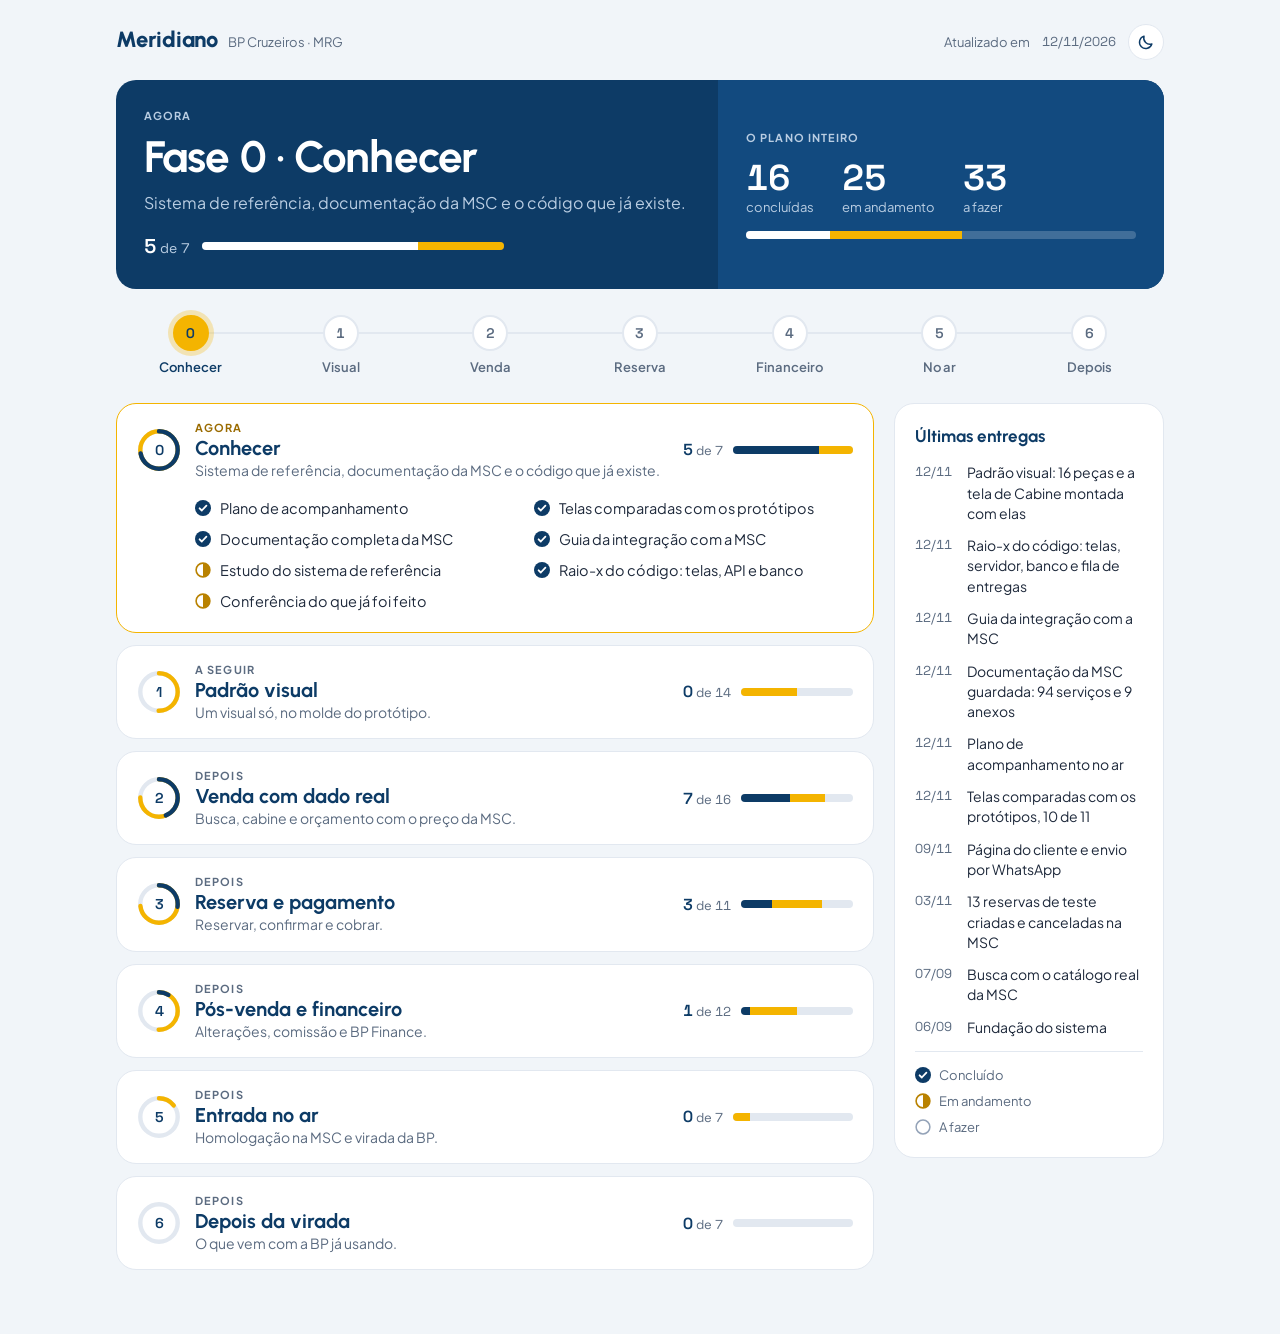
<file: index.html>
<!doctype html>
<html lang="pt-BR"><head><meta charset="utf-8"><meta name="viewport" content="width=device-width, initial-scale=1"><meta name="robots" content="noindex, nofollow"></head><body>
<title>Plano do Meridiano</title>
<meta name="claude:viewport-fit-sides" content="cover">
<link rel="stylesheet" href="https://fonts.googleapis.com/css2?family=Plus+Jakarta+Sans:wght@400;500;600;700&family=Space+Grotesk:wght@500;600;700&family=Urbanist:wght@500;600;700;800&display=swap">
<style>
/* Desenho A, "Painel": destaque no alto, trilho das fases e um cartão por fase. */
/* Cores da BP (azul-marinho, azul e dourado, do BP Finance); estrutura, cantos e letras do MRG Control Panel. */
:root{
  --page:#F1F5F9;--card:#FFFFFF;--ink:#0D3B66;--body:#1E293B;--muted:#5B6B80;--line:#E2E8F0;--track:#E2E8F0;
  --done:#0D3B66;--done-ink:#FFFFFF;--doing:#F4B400;--doing-ink:#0D3B66;--doing-line:#B98200;--todo:#94A3B8;
  --now:#9A6B00;--halo:rgba(244,180,0,.28);
  --hero-bg:#0D3B66;--hero-2:#124A7F;--hero-ink:#FFFFFF;--hero-muted:#B9CDE2;--hero-track:rgba(255,255,255,.2);--hero-done:#FFFFFF;--hero-doing:#F4B400;
  --display:"Urbanist","Helvetica Neue",Arial,sans-serif;
  --core:"Plus Jakarta Sans","Helvetica Neue",Arial,sans-serif;
  --numeric:"Space Grotesk","Plus Jakarta Sans",Arial,sans-serif;
  --radius:20px;
}
@media (prefers-color-scheme:dark){:root:not([data-theme="light"]){
  --page:#081523;--card:#0F2238;--ink:#E8F0F9;--body:#CFDBE8;--muted:#8FA3B8;--line:#1D3350;--track:#22395A;
  --done:#7FB5DF;--done-ink:#081523;--doing:#F4B400;--doing-ink:#0B1E33;--doing-line:#F4B400;--todo:#56708C;
  --now:#F4B400;--halo:rgba(244,180,0,.22);
  --hero-bg:#0D3B66;--hero-2:#124A7F;--hero-ink:#FFFFFF;--hero-muted:#B9CDE2;--hero-track:rgba(255,255,255,.2);--hero-done:#FFFFFF;--hero-doing:#F4B400;
  color-scheme:dark;
}}
:root[data-theme="dark"]{
  --page:#081523;--card:#0F2238;--ink:#E8F0F9;--body:#CFDBE8;--muted:#8FA3B8;--line:#1D3350;--track:#22395A;
  --done:#7FB5DF;--done-ink:#081523;--doing:#F4B400;--doing-ink:#0B1E33;--doing-line:#F4B400;--todo:#56708C;
  --now:#F4B400;--halo:rgba(244,180,0,.22);
  --hero-bg:#0D3B66;--hero-2:#124A7F;--hero-ink:#FFFFFF;--hero-muted:#B9CDE2;--hero-track:rgba(255,255,255,.2);--hero-done:#FFFFFF;--hero-doing:#F4B400;
  color-scheme:dark;
}
.des-a .fase.f-atual{border-color:var(--doing)}

/* Estrutura comum aos dois desenhos. As cores vêm do plano-a.css ou do plano-b.css. */
*{box-sizing:border-box}
body{margin:0;background:var(--page);color:var(--body);font-family:var(--core);font-size:15px;line-height:1.45}
h1,h2,p,ul,ol{margin:0;padding:0}
ul,ol{list-style:none}
a{color:inherit;text-decoration:none}
.num{font-family:var(--numeric);font-variant-numeric:tabular-nums}
.sr{position:absolute;width:1px;height:1px;overflow:hidden;clip-path:inset(50%)}
:focus-visible{outline:2px solid var(--ink);outline-offset:3px;border-radius:8px}

.pg{max-width:1080px;margin:0 auto;padding-block:24px 64px;
  padding-left:max(16px,env(safe-area-inset-left,0px));padding-right:max(16px,env(safe-area-inset-right,0px));
  display:flex;flex-direction:column;gap:20px}

.topo{display:flex;justify-content:space-between;align-items:baseline;gap:8px 16px;flex-wrap:wrap}
.marca{display:flex;align-items:baseline;gap:10px;flex-wrap:wrap}
.marca b{font-family:var(--display);font-weight:800;font-size:22px;color:var(--ink);letter-spacing:-.01em}
.marca span,.quando{font-size:13px;color:var(--muted)}
.quando{display:flex;align-items:center;gap:12px}
.tema{width:36px;height:36px;border-radius:50%;border:1px solid var(--line);background:var(--card);color:var(--ink);display:grid;place-items:center;cursor:pointer;padding:0}
.tema:hover{border-color:var(--muted)}
.tema svg{width:18px;height:18px;fill:none;stroke:currentColor;stroke-width:1.6;stroke-linecap:round;stroke-linejoin:round}
.tema[data-atual="escuro"] .t-lua,.tema:not([data-atual="escuro"]) .t-sol{display:none}
.rot{font-size:11px;letter-spacing:.1em;text-transform:uppercase;font-weight:700}

/* O destaque: a fase de agora e o plano inteiro */
.hero{display:grid;grid-template-columns:1.35fr 1fr;background:var(--hero-bg);color:var(--hero-ink);border-radius:var(--radius);overflow:hidden}
.h-agora,.h-geral{padding:28px;display:flex;flex-direction:column;gap:10px;min-width:0}
.h-geral{background:var(--hero-2);justify-content:center;gap:14px}
.hero .rot{color:var(--hero-muted)}
h1{font-family:var(--display);font-weight:700;font-size:clamp(28px,4.6vw,44px);line-height:1.05;letter-spacing:-.02em;text-wrap:balance;color:var(--hero-ink)}
.h-linha{color:var(--hero-muted);font-size:16px}
.h-fase{display:flex;align-items:center;gap:12px;margin-top:8px;max-width:360px}
.h-fase .num{font-size:14px;color:var(--hero-muted);white-space:nowrap}
.h-fase b{color:var(--hero-ink);font-size:20px;font-weight:600}
.numeros{display:flex;gap:10px 28px;flex-wrap:wrap}
.numeros li{display:flex;flex-direction:column;gap:2px}
.numeros b{font-size:36px;line-height:1;font-weight:600;color:var(--hero-ink)}
.numeros span{font-size:13px;color:var(--hero-muted)}

.barra{display:flex;height:8px;border-radius:999px;background:var(--track);overflow:hidden;flex:1;min-width:70px}
.b-feito{background:var(--done)}
.b-andando{background:var(--doing)}
.hero .barra{background:var(--hero-track);flex:none;width:100%}
.h-fase .barra{flex:1;width:auto}
.hero .b-feito{background:var(--hero-done)}
.hero .b-andando{background:var(--hero-doing)}

/* O trilho das fases */
.trilho{display:grid;grid-template-columns:repeat(var(--n),minmax(0,1fr));padding-block:6px}
.no{position:relative;min-width:0}
.no::before{content:"";position:absolute;top:17px;left:-50%;width:100%;height:2px;background:var(--track)}
.no:first-child::before{display:none}
.no a{display:flex;flex-direction:column;align-items:center;gap:7px;position:relative}
.bola{width:36px;height:36px;border-radius:50%;display:grid;place-items:center;background:var(--card);border:2px solid var(--track);color:var(--muted);font-weight:600;font-size:14px;position:relative;z-index:1}
.t-atual .bola{background:var(--doing);border-color:var(--doing);color:var(--doing-ink);box-shadow:0 0 0 5px var(--halo)}
.t-cheia .bola{background:var(--done);border-color:var(--done);color:var(--done-ink)}
.t-nome{font-size:13px;font-weight:600;color:var(--muted);text-align:center}
.t-atual .t-nome{color:var(--ink)}
.no a:hover .t-nome{color:var(--ink)}

/* As fases */
.corpo{display:grid;grid-template-columns:minmax(0,1fr) 270px;gap:20px;align-items:start}
.fases{display:flex;flex-direction:column;gap:12px;min-width:0}
.fase{background:var(--card);border:1px solid var(--line);border-radius:var(--radius);position:relative}
.fase summary{cursor:pointer;list-style:none;display:grid;grid-template-columns:44px minmax(0,1fr) 170px;align-items:center;gap:14px;padding:16px 20px;position:relative;z-index:1}
.fase summary::-webkit-details-marker{display:none}
.anel{width:44px;height:44px;display:block}
.anel circle{fill:none;stroke-width:4;stroke-linecap:round}
.anel .a-fundo{stroke:var(--track);fill:var(--card)}
.a-andando{stroke:var(--doing)}
.a-feito{stroke:var(--done)}
.anel text{font-family:var(--numeric);font-size:13px;font-weight:600;fill:var(--ink)}
.f-texto{display:flex;flex-direction:column;min-width:0}
.f-quando{font-size:11px;letter-spacing:.1em;text-transform:uppercase;font-weight:700;color:var(--muted)}
.f-atual .f-quando{color:var(--now)}
.f-nome{font-family:var(--display);font-size:20px;font-weight:700;color:var(--ink);line-height:1.2}
.f-linha{font-size:14px;color:var(--muted)}
.f-conta{display:flex;align-items:center;gap:10px;font-size:13px;color:var(--muted);white-space:nowrap}
.f-conta b{color:var(--ink);font-size:16px;font-weight:600}
.itens{display:grid;grid-template-columns:repeat(auto-fill,minmax(220px,1fr));gap:10px 20px;padding:2px 20px 20px 78px;position:relative;z-index:1}
.itens li{display:flex;align-items:center;gap:9px;min-width:0;font-size:14.5px}
.i-afazer{color:var(--muted)}
.ic{width:16px;height:16px;flex:none}
.ic-feito circle{fill:var(--done)}
.ic-feito path{fill:none;stroke:var(--done-ink);stroke-width:1.8;stroke-linecap:round;stroke-linejoin:round}
.ic-andando circle{fill:none;stroke:var(--doing-line);stroke-width:1.6}
.ic-andando path{fill:var(--doing-line)}
.ic-afazer circle{fill:none;stroke:var(--todo);stroke-width:1.5}

/* Últimas entregas */
.diario{background:var(--card);border:1px solid var(--line);border-radius:var(--radius);padding:20px;display:flex;flex-direction:column;gap:14px;min-width:0}
h2{font-family:var(--display);font-size:17px;font-weight:700;color:var(--ink)}
.diario ul{display:flex;flex-direction:column;gap:12px}
.diario li{display:grid;grid-template-columns:42px minmax(0,1fr);gap:10px;font-size:14px}
.dia{color:var(--muted);font-size:13px;padding-top:1px}
.legenda{display:flex;flex-direction:column;gap:7px;border-top:1px solid var(--line);padding-top:14px;font-size:13px;color:var(--muted)}
.legenda span{display:flex;align-items:center;gap:8px}

@media (max-width:860px){
  .hero{grid-template-columns:1fr}
  .corpo{grid-template-columns:1fr}
  .fase summary{grid-template-columns:44px minmax(0,1fr)}
  .f-conta{grid-column:2}
  .itens{padding-left:20px}
}
@media (max-width:560px){
  .h-agora,.h-geral{padding:22px}
  .bola{width:28px;height:28px;font-size:12px}
  .no::before{top:13px}
  .t-nome{font-size:11px}
  .no:not(.t-atual) .t-nome{display:none}
}
@media (prefers-reduced-motion:no-preference){
  .bola,.t-nome{transition:color .15s,background-color .15s}
}

</style>
<div class="pg des-a">
<header class="topo"><p class="marca"><b>Meridiano</b><span>BP Cruzeiros · MRG</span></p><p class="quando">Atualizado em <span class="num">12/11/2026</span><button type="button" class="tema" id="tema" aria-label="Trocar o tema"><svg class="t-lua" viewBox="0 0 20 20" aria-hidden="true"><path d="M16.5 12.2A7 7 0 0 1 7.8 3.5a7 7 0 1 0 8.7 8.7z"/></svg><svg class="t-sol" viewBox="0 0 20 20" aria-hidden="true"><circle cx="10" cy="10" r="3.6"/><path d="M10 2v2.2M10 15.8V18M2 10h2.2M15.8 10H18M4.3 4.3l1.6 1.6M14.1 14.1l1.6 1.6M4.3 15.7l1.6-1.6M14.1 5.9l1.6-1.6"/></svg></button></p></header>
<section class="hero"><div class="h-agora"><p class="rot">Agora</p><h1>Fase 0 · Conhecer</h1><p class="h-linha">Sistema de referência, documentação da MSC e o código que já existe.</p><p class="h-fase"><span class="num"><b>5</b> de 7</span><span class="barra" role="img" aria-label="5 de 7 concluídos, 2 em andamento"><span class="b-feito" style="width:71.43%"></span><span class="b-andando" style="width:28.57%"></span></span></p></div><div class="h-geral"><p class="rot">O plano inteiro</p><ul class="numeros"><li><b class="num">16</b><span>concluídas</span></li><li><b class="num">25</b><span>em andamento</span></li><li><b class="num">33</b><span>a fazer</span></li></ul><span class="barra" role="img" aria-label="16 de 74 concluídos, 25 em andamento"><span class="b-feito" style="width:21.62%"></span><span class="b-andando" style="width:33.78%"></span></span></div></section>
<nav aria-label="As fases"><ol class="trilho" style="--n:7"><li class="no t-atual"><a href="#fase-0"><span class="bola num">0</span><span class="t-nome">Conhecer</span></a></li><li class="no t-proxima"><a href="#fase-1"><span class="bola num">1</span><span class="t-nome">Visual</span></a></li><li class="no t-depois"><a href="#fase-2"><span class="bola num">2</span><span class="t-nome">Venda</span></a></li><li class="no t-depois"><a href="#fase-3"><span class="bola num">3</span><span class="t-nome">Reserva</span></a></li><li class="no t-depois"><a href="#fase-4"><span class="bola num">4</span><span class="t-nome">Financeiro</span></a></li><li class="no t-depois"><a href="#fase-5"><span class="bola num">5</span><span class="t-nome">No ar</span></a></li><li class="no t-depois"><a href="#fase-6"><span class="bola num">6</span><span class="t-nome">Depois</span></a></li></ol></nav>
<div class="corpo">
<section class="fases" aria-label="As fases em detalhe">
<details class="fase f-atual" id="fase-0" open><summary><svg class="anel" viewBox="0 0 40 40" role="img" aria-label="Fase 0: 5 de 7 concluídos"><circle class="a-fundo" cx="20" cy="20" r="17"/><circle class="a-andando" cx="20" cy="20" r="17" stroke-dasharray="106.81 106.81" transform="rotate(-90 20 20)"/><circle class="a-feito" cx="20" cy="20" r="17" stroke-dasharray="76.30 106.81" transform="rotate(-90 20 20)"/><text x="20" y="24.5" text-anchor="middle">0</text></svg><span class="f-texto"><span class="f-quando">Agora</span><span class="f-nome">Conhecer</span><span class="f-linha">Sistema de referência, documentação da MSC e o código que já existe.</span></span><span class="f-conta"><span class="num"><b>5</b> de 7</span><span class="barra" role="img" aria-label="5 de 7 concluídos, 2 em andamento"><span class="b-feito" style="width:71.43%"></span><span class="b-andando" style="width:28.57%"></span></span></span></summary><ul class="itens"><li class="i-feito"><svg class="ic ic-feito" viewBox="0 0 16 16" aria-hidden="true"><circle cx="8" cy="8" r="8"/><path d="M4.6 8.3l2.2 2.2 4.6-4.9"/></svg><span>Plano de acompanhamento</span><span class="sr">Concluído</span></li><li class="i-feito"><svg class="ic ic-feito" viewBox="0 0 16 16" aria-hidden="true"><circle cx="8" cy="8" r="8"/><path d="M4.6 8.3l2.2 2.2 4.6-4.9"/></svg><span>Telas comparadas com os protótipos</span><span class="sr">Concluído</span></li><li class="i-feito"><svg class="ic ic-feito" viewBox="0 0 16 16" aria-hidden="true"><circle cx="8" cy="8" r="8"/><path d="M4.6 8.3l2.2 2.2 4.6-4.9"/></svg><span>Documentação completa da MSC</span><span class="sr">Concluído</span></li><li class="i-feito"><svg class="ic ic-feito" viewBox="0 0 16 16" aria-hidden="true"><circle cx="8" cy="8" r="8"/><path d="M4.6 8.3l2.2 2.2 4.6-4.9"/></svg><span>Guia da integração com a MSC</span><span class="sr">Concluído</span></li><li class="i-andando"><svg class="ic ic-andando" viewBox="0 0 16 16" aria-hidden="true"><circle cx="8" cy="8" r="6.9"/><path d="M8 1.1a6.9 6.9 0 0 1 0 13.8z"/></svg><span>Estudo do sistema de referência</span><span class="sr">Em andamento</span></li><li class="i-feito"><svg class="ic ic-feito" viewBox="0 0 16 16" aria-hidden="true"><circle cx="8" cy="8" r="8"/><path d="M4.6 8.3l2.2 2.2 4.6-4.9"/></svg><span>Raio-x do código: telas, API e banco</span><span class="sr">Concluído</span></li><li class="i-andando"><svg class="ic ic-andando" viewBox="0 0 16 16" aria-hidden="true"><circle cx="8" cy="8" r="6.9"/><path d="M8 1.1a6.9 6.9 0 0 1 0 13.8z"/></svg><span>Conferência do que já foi feito</span><span class="sr">Em andamento</span></li></ul></details>
<details class="fase f-proxima" id="fase-1"><summary><svg class="anel" viewBox="0 0 40 40" role="img" aria-label="Fase 1: 0 de 14 concluídos"><circle class="a-fundo" cx="20" cy="20" r="17"/><circle class="a-andando" cx="20" cy="20" r="17" stroke-dasharray="53.41 106.81" transform="rotate(-90 20 20)"/><text x="20" y="24.5" text-anchor="middle">1</text></svg><span class="f-texto"><span class="f-quando">A seguir</span><span class="f-nome">Padrão visual</span><span class="f-linha">Um visual só, no molde do protótipo.</span></span><span class="f-conta"><span class="num"><b>0</b> de 14</span><span class="barra" role="img" aria-label="0 de 14 concluídos, 7 em andamento"><span class="b-feito" style="width:0.00%"></span><span class="b-andando" style="width:50.00%"></span></span></span></summary><ul class="itens"><li class="i-andando"><svg class="ic ic-andando" viewBox="0 0 16 16" aria-hidden="true"><circle cx="8" cy="8" r="6.9"/><path d="M8 1.1a6.9 6.9 0 0 1 0 13.8z"/></svg><span>Regras do padrão</span><span class="sr">Em andamento</span></li><li class="i-andando"><svg class="ic ic-andando" viewBox="0 0 16 16" aria-hidden="true"><circle cx="8" cy="8" r="6.9"/><path d="M8 1.1a6.9 6.9 0 0 1 0 13.8z"/></svg><span>Peças compartilhadas</span><span class="sr">Em andamento</span></li><li class="i-andando"><svg class="ic ic-andando" viewBox="0 0 16 16" aria-hidden="true"><circle cx="8" cy="8" r="6.9"/><path d="M8 1.1a6.9 6.9 0 0 1 0 13.8z"/></svg><span>Busca</span><span class="sr">Em andamento</span></li><li class="i-andando"><svg class="ic ic-andando" viewBox="0 0 16 16" aria-hidden="true"><circle cx="8" cy="8" r="6.9"/><path d="M8 1.1a6.9 6.9 0 0 1 0 13.8z"/></svg><span>Cabine</span><span class="sr">Em andamento</span></li><li class="i-andando"><svg class="ic ic-andando" viewBox="0 0 16 16" aria-hidden="true"><circle cx="8" cy="8" r="6.9"/><path d="M8 1.1a6.9 6.9 0 0 1 0 13.8z"/></svg><span>Mapa do deck</span><span class="sr">Em andamento</span></li><li class="i-afazer"><svg class="ic ic-afazer" viewBox="0 0 16 16" aria-hidden="true"><circle cx="8" cy="8" r="6.9"/></svg><span>Reservar</span><span class="sr">A fazer</span></li><li class="i-afazer"><svg class="ic ic-afazer" viewBox="0 0 16 16" aria-hidden="true"><circle cx="8" cy="8" r="6.9"/></svg><span>Passageiros, com menos campos</span><span class="sr">A fazer</span></li><li class="i-afazer"><svg class="ic ic-afazer" viewBox="0 0 16 16" aria-hidden="true"><circle cx="8" cy="8" r="6.9"/></svg><span>Pagamento</span><span class="sr">A fazer</span></li><li class="i-andando"><svg class="ic ic-andando" viewBox="0 0 16 16" aria-hidden="true"><circle cx="8" cy="8" r="6.9"/><path d="M8 1.1a6.9 6.9 0 0 1 0 13.8z"/></svg><span>Página do cliente</span><span class="sr">Em andamento</span></li><li class="i-afazer"><svg class="ic ic-afazer" viewBox="0 0 16 16" aria-hidden="true"><circle cx="8" cy="8" r="6.9"/></svg><span>Detalhe da reserva</span><span class="sr">A fazer</span></li><li class="i-afazer"><svg class="ic ic-afazer" viewBox="0 0 16 16" aria-hidden="true"><circle cx="8" cy="8" r="6.9"/></svg><span>Relatório</span><span class="sr">A fazer</span></li><li class="i-afazer"><svg class="ic ic-afazer" viewBox="0 0 16 16" aria-hidden="true"><circle cx="8" cy="8" r="6.9"/></svg><span>Agências</span><span class="sr">A fazer</span></li><li class="i-afazer"><svg class="ic ic-afazer" viewBox="0 0 16 16" aria-hidden="true"><circle cx="8" cy="8" r="6.9"/></svg><span>Ficha da agência</span><span class="sr">A fazer</span></li><li class="i-andando"><svg class="ic ic-andando" viewBox="0 0 16 16" aria-hidden="true"><circle cx="8" cy="8" r="6.9"/><path d="M8 1.1a6.9 6.9 0 0 1 0 13.8z"/></svg><span>Demais telas</span><span class="sr">Em andamento</span></li></ul></details>
<details class="fase f-depois" id="fase-2"><summary><svg class="anel" viewBox="0 0 40 40" role="img" aria-label="Fase 2: 7 de 16 concluídos"><circle class="a-fundo" cx="20" cy="20" r="17"/><circle class="a-andando" cx="20" cy="20" r="17" stroke-dasharray="80.11 106.81" transform="rotate(-90 20 20)"/><circle class="a-feito" cx="20" cy="20" r="17" stroke-dasharray="46.73 106.81" transform="rotate(-90 20 20)"/><text x="20" y="24.5" text-anchor="middle">2</text></svg><span class="f-texto"><span class="f-quando">Depois</span><span class="f-nome">Venda com dado real</span><span class="f-linha">Busca, cabine e orçamento com o preço da MSC.</span></span><span class="f-conta"><span class="num"><b>7</b> de 16</span><span class="barra" role="img" aria-label="7 de 16 concluídos, 5 em andamento"><span class="b-feito" style="width:43.75%"></span><span class="b-andando" style="width:31.25%"></span></span></span></summary><ul class="itens"><li class="i-feito"><svg class="ic ic-feito" viewBox="0 0 16 16" aria-hidden="true"><circle cx="8" cy="8" r="8"/><path d="M4.6 8.3l2.2 2.2 4.6-4.9"/></svg><span>Fundação do sistema</span><span class="sr">Concluído</span></li><li class="i-feito"><svg class="ic ic-feito" viewBox="0 0 16 16" aria-hidden="true"><circle cx="8" cy="8" r="8"/><path d="M4.6 8.3l2.2 2.2 4.6-4.9"/></svg><span>Catálogo da MSC atualizado a cada 3 horas</span><span class="sr">Concluído</span></li><li class="i-feito"><svg class="ic ic-feito" viewBox="0 0 16 16" aria-hidden="true"><circle cx="8" cy="8" r="8"/><path d="M4.6 8.3l2.2 2.2 4.6-4.9"/></svg><span>Busca com filtros</span><span class="sr">Concluído</span></li><li class="i-feito"><svg class="ic ic-feito" viewBox="0 0 16 16" aria-hidden="true"><circle cx="8" cy="8" r="8"/><path d="M4.6 8.3l2.2 2.2 4.6-4.9"/></svg><span>Disponibilidade e preço da cabine</span><span class="sr">Concluído</span></li><li class="i-feito"><svg class="ic ic-feito" viewBox="0 0 16 16" aria-hidden="true"><circle cx="8" cy="8" r="8"/><path d="M4.6 8.3l2.2 2.2 4.6-4.9"/></svg><span>Várias cabines no mesmo orçamento</span><span class="sr">Concluído</span></li><li class="i-feito"><svg class="ic ic-feito" viewBox="0 0 16 16" aria-hidden="true"><circle cx="8" cy="8" r="8"/><path d="M4.6 8.3l2.2 2.2 4.6-4.9"/></svg><span>PDF e página do cliente</span><span class="sr">Concluído</span></li><li class="i-feito"><svg class="ic ic-feito" viewBox="0 0 16 16" aria-hidden="true"><circle cx="8" cy="8" r="8"/><path d="M4.6 8.3l2.2 2.2 4.6-4.9"/></svg><span>Envio por WhatsApp</span><span class="sr">Concluído</span></li><li class="i-andando"><svg class="ic ic-andando" viewBox="0 0 16 16" aria-hidden="true"><circle cx="8" cy="8" r="6.9"/><path d="M8 1.1a6.9 6.9 0 0 1 0 13.8z"/></svg><span>Grade de preços e faixa de datas</span><span class="sr">Em andamento</span></li><li class="i-andando"><svg class="ic ic-andando" viewBox="0 0 16 16" aria-hidden="true"><circle cx="8" cy="8" r="6.9"/><path d="M8 1.1a6.9 6.9 0 0 1 0 13.8z"/></svg><span>Histórico de preço na cabine</span><span class="sr">Em andamento</span></li><li class="i-andando"><svg class="ic ic-andando" viewBox="0 0 16 16" aria-hidden="true"><circle cx="8" cy="8" r="6.9"/><path d="M8 1.1a6.9 6.9 0 0 1 0 13.8z"/></svg><span>Mapa do deck</span><span class="sr">Em andamento</span></li><li class="i-andando"><svg class="ic ic-andando" viewBox="0 0 16 16" aria-hidden="true"><circle cx="8" cy="8" r="6.9"/><path d="M8 1.1a6.9 6.9 0 0 1 0 13.8z"/></svg><span>Opcionais na reserva</span><span class="sr">Em andamento</span></li><li class="i-andando"><svg class="ic ic-andando" viewBox="0 0 16 16" aria-hidden="true"><circle cx="8" cy="8" r="6.9"/><path d="M8 1.1a6.9 6.9 0 0 1 0 13.8z"/></svg><span>Duplicar orçamento para outra data</span><span class="sr">Em andamento</span></li><li class="i-afazer"><svg class="ic ic-afazer" viewBox="0 0 16 16" aria-hidden="true"><circle cx="8" cy="8" r="6.9"/></svg><span>Copiar linha, comparar opções e atalho de teclado</span><span class="sr">A fazer</span></li><li class="i-afazer"><svg class="ic ic-afazer" viewBox="0 0 16 16" aria-hidden="true"><circle cx="8" cy="8" r="6.9"/></svg><span>Fotos reais das cabines</span><span class="sr">A fazer</span></li><li class="i-afazer"><svg class="ic ic-afazer" viewBox="0 0 16 16" aria-hidden="true"><circle cx="8" cy="8" r="6.9"/></svg><span>Preço igual ao da MSC, sem falha no orçamento</span><span class="sr">A fazer</span></li><li class="i-afazer"><svg class="ic ic-afazer" viewBox="0 0 16 16" aria-hidden="true"><circle cx="8" cy="8" r="6.9"/></svg><span>Promoções da agência</span><span class="sr">A fazer</span></li></ul></details>
<details class="fase f-depois" id="fase-3"><summary><svg class="anel" viewBox="0 0 40 40" role="img" aria-label="Fase 3: 3 de 11 concluídos"><circle class="a-fundo" cx="20" cy="20" r="17"/><circle class="a-andando" cx="20" cy="20" r="17" stroke-dasharray="77.68 106.81" transform="rotate(-90 20 20)"/><circle class="a-feito" cx="20" cy="20" r="17" stroke-dasharray="29.13 106.81" transform="rotate(-90 20 20)"/><text x="20" y="24.5" text-anchor="middle">3</text></svg><span class="f-texto"><span class="f-quando">Depois</span><span class="f-nome">Reserva e pagamento</span><span class="f-linha">Reservar, confirmar e cobrar.</span></span><span class="f-conta"><span class="num"><b>3</b> de 11</span><span class="barra" role="img" aria-label="3 de 11 concluídos, 5 em andamento"><span class="b-feito" style="width:27.27%"></span><span class="b-andando" style="width:45.45%"></span></span></span></summary><ul class="itens"><li class="i-feito"><svg class="ic ic-feito" viewBox="0 0 16 16" aria-hidden="true"><circle cx="8" cy="8" r="8"/><path d="M4.6 8.3l2.2 2.2 4.6-4.9"/></svg><span>Criar reserva na MSC</span><span class="sr">Concluído</span></li><li class="i-feito"><svg class="ic ic-feito" viewBox="0 0 16 16" aria-hidden="true"><circle cx="8" cy="8" r="8"/><path d="M4.6 8.3l2.2 2.2 4.6-4.9"/></svg><span>Dados dos passageiros</span><span class="sr">Concluído</span></li><li class="i-feito"><svg class="ic ic-feito" viewBox="0 0 16 16" aria-hidden="true"><circle cx="8" cy="8" r="8"/><path d="M4.6 8.3l2.2 2.2 4.6-4.9"/></svg><span>Regras de pagamento por operadora</span><span class="sr">Concluído</span></li><li class="i-andando"><svg class="ic ic-andando" viewBox="0 0 16 16" aria-hidden="true"><circle cx="8" cy="8" r="6.9"/><path d="M8 1.1a6.9 6.9 0 0 1 0 13.8z"/></svg><span>Confirmar e estender o prazo</span><span class="sr">Em andamento</span></li><li class="i-andando"><svg class="ic ic-andando" viewBox="0 0 16 16" aria-hidden="true"><circle cx="8" cy="8" r="6.9"/><path d="M8 1.1a6.9 6.9 0 0 1 0 13.8z"/></svg><span>Linha do tempo da reserva</span><span class="sr">Em andamento</span></li><li class="i-andando"><svg class="ic ic-andando" viewBox="0 0 16 16" aria-hidden="true"><circle cx="8" cy="8" r="6.9"/><path d="M8 1.1a6.9 6.9 0 0 1 0 13.8z"/></svg><span>Cartão parcelado, com registro na MSC</span><span class="sr">Em andamento</span></li><li class="i-andando"><svg class="ic ic-andando" viewBox="0 0 16 16" aria-hidden="true"><circle cx="8" cy="8" r="6.9"/><path d="M8 1.1a6.9 6.9 0 0 1 0 13.8z"/></svg><span>PIX, boleto e transferência</span><span class="sr">Em andamento</span></li><li class="i-andando"><svg class="ic ic-andando" viewBox="0 0 16 16" aria-hidden="true"><circle cx="8" cy="8" r="6.9"/><path d="M8 1.1a6.9 6.9 0 0 1 0 13.8z"/></svg><span>Link de pagamento por pagador</span><span class="sr">Em andamento</span></li><li class="i-afazer"><svg class="ic ic-afazer" viewBox="0 0 16 16" aria-hidden="true"><circle cx="8" cy="8" r="6.9"/></svg><span>Processador de pagamento de verdade</span><span class="sr">A fazer</span></li><li class="i-afazer"><svg class="ic ic-afazer" viewBox="0 0 16 16" aria-hidden="true"><circle cx="8" cy="8" r="6.9"/></svg><span>Cartão à vista direto na MSC</span><span class="sr">A fazer</span></li><li class="i-afazer"><svg class="ic ic-afazer" viewBox="0 0 16 16" aria-hidden="true"><circle cx="8" cy="8" r="6.9"/></svg><span>E-mails ao cliente</span><span class="sr">A fazer</span></li></ul></details>
<details class="fase f-depois" id="fase-4"><summary><svg class="anel" viewBox="0 0 40 40" role="img" aria-label="Fase 4: 1 de 12 concluídos"><circle class="a-fundo" cx="20" cy="20" r="17"/><circle class="a-andando" cx="20" cy="20" r="17" stroke-dasharray="53.41 106.81" transform="rotate(-90 20 20)"/><circle class="a-feito" cx="20" cy="20" r="17" stroke-dasharray="8.90 106.81" transform="rotate(-90 20 20)"/><text x="20" y="24.5" text-anchor="middle">4</text></svg><span class="f-texto"><span class="f-quando">Depois</span><span class="f-nome">Pós-venda e financeiro</span><span class="f-linha">Alterações, comissão e BP Finance.</span></span><span class="f-conta"><span class="num"><b>1</b> de 12</span><span class="barra" role="img" aria-label="1 de 12 concluídos, 5 em andamento"><span class="b-feito" style="width:8.33%"></span><span class="b-andando" style="width:41.67%"></span></span></span></summary><ul class="itens"><li class="i-feito"><svg class="ic ic-feito" viewBox="0 0 16 16" aria-hidden="true"><circle cx="8" cy="8" r="8"/><path d="M4.6 8.3l2.2 2.2 4.6-4.9"/></svg><span>Conferência das reservas com a MSC</span><span class="sr">Concluído</span></li><li class="i-andando"><svg class="ic ic-andando" viewBox="0 0 16 16" aria-hidden="true"><circle cx="8" cy="8" r="6.9"/><path d="M8 1.1a6.9 6.9 0 0 1 0 13.8z"/></svg><span>Cancelamento com multa</span><span class="sr">Em andamento</span></li><li class="i-andando"><svg class="ic ic-andando" viewBox="0 0 16 16" aria-hidden="true"><circle cx="8" cy="8" r="6.9"/><path d="M8 1.1a6.9 6.9 0 0 1 0 13.8z"/></svg><span>Alteração de passageiro, upgrade e troca de data</span><span class="sr">Em andamento</span></li><li class="i-andando"><svg class="ic ic-andando" viewBox="0 0 16 16" aria-hidden="true"><circle cx="8" cy="8" r="6.9"/><path d="M8 1.1a6.9 6.9 0 0 1 0 13.8z"/></svg><span>Documentos e bilhete</span><span class="sr">Em andamento</span></li><li class="i-andando"><svg class="ic ic-andando" viewBox="0 0 16 16" aria-hidden="true"><circle cx="8" cy="8" r="6.9"/><path d="M8 1.1a6.9 6.9 0 0 1 0 13.8z"/></svg><span>Comissão em dois níveis</span><span class="sr">Em andamento</span></li><li class="i-andando"><svg class="ic ic-andando" viewBox="0 0 16 16" aria-hidden="true"><circle cx="8" cy="8" r="6.9"/><path d="M8 1.1a6.9 6.9 0 0 1 0 13.8z"/></svg><span>Visão do consultor e visão do gestor</span><span class="sr">Em andamento</span></li><li class="i-afazer"><svg class="ic ic-afazer" viewBox="0 0 16 16" aria-hidden="true"><circle cx="8" cy="8" r="6.9"/></svg><span>Relatórios de gestão</span><span class="sr">A fazer</span></li><li class="i-afazer"><svg class="ic ic-afazer" viewBox="0 0 16 16" aria-hidden="true"><circle cx="8" cy="8" r="6.9"/></svg><span>Repasse por agência</span><span class="sr">A fazer</span></li><li class="i-afazer"><svg class="ic ic-afazer" viewBox="0 0 16 16" aria-hidden="true"><circle cx="8" cy="8" r="6.9"/></svg><span>Conciliação com processador e extrato</span><span class="sr">A fazer</span></li><li class="i-afazer"><svg class="ic ic-afazer" viewBox="0 0 16 16" aria-hidden="true"><circle cx="8" cy="8" r="6.9"/></svg><span>Nota fiscal para a companhia</span><span class="sr">A fazer</span></li><li class="i-afazer"><svg class="ic ic-afazer" viewBox="0 0 16 16" aria-hidden="true"><circle cx="8" cy="8" r="6.9"/></svg><span>Fechamento do mês</span><span class="sr">A fazer</span></li><li class="i-afazer"><svg class="ic ic-afazer" viewBox="0 0 16 16" aria-hidden="true"><circle cx="8" cy="8" r="6.9"/></svg><span>Ponte com o BP Finance</span><span class="sr">A fazer</span></li></ul></details>
<details class="fase f-depois" id="fase-5"><summary><svg class="anel" viewBox="0 0 40 40" role="img" aria-label="Fase 5: 0 de 7 concluídos"><circle class="a-fundo" cx="20" cy="20" r="17"/><circle class="a-andando" cx="20" cy="20" r="17" stroke-dasharray="15.26 106.81" transform="rotate(-90 20 20)"/><text x="20" y="24.5" text-anchor="middle">5</text></svg><span class="f-texto"><span class="f-quando">Depois</span><span class="f-nome">Entrada no ar</span><span class="f-linha">Homologação na MSC e virada da BP.</span></span><span class="f-conta"><span class="num"><b>0</b> de 7</span><span class="barra" role="img" aria-label="0 de 7 concluídos, 1 em andamento"><span class="b-feito" style="width:0.00%"></span><span class="b-andando" style="width:14.29%"></span></span></span></summary><ul class="itens"><li class="i-andando"><svg class="ic ic-andando" viewBox="0 0 16 16" aria-hidden="true"><circle cx="8" cy="8" r="6.9"/><path d="M8 1.1a6.9 6.9 0 0 1 0 13.8z"/></svg><span>Cofre de senhas</span><span class="sr">Em andamento</span></li><li class="i-afazer"><svg class="ic ic-afazer" viewBox="0 0 16 16" aria-hidden="true"><circle cx="8" cy="8" r="6.9"/></svg><span>Hospedagem e ambientes</span><span class="sr">A fazer</span></li><li class="i-afazer"><svg class="ic ic-afazer" viewBox="0 0 16 16" aria-hidden="true"><circle cx="8" cy="8" r="6.9"/></svg><span>Catálogo pelo canal novo da MSC</span><span class="sr">A fazer</span></li><li class="i-afazer"><svg class="ic ic-afazer" viewBox="0 0 16 16" aria-hidden="true"><circle cx="8" cy="8" r="6.9"/></svg><span>Segurança e dados pessoais</span><span class="sr">A fazer</span></li><li class="i-afazer"><svg class="ic ic-afazer" viewBox="0 0 16 16" aria-hidden="true"><circle cx="8" cy="8" r="6.9"/></svg><span>Certificação da MSC</span><span class="sr">A fazer</span></li><li class="i-afazer"><svg class="ic ic-afazer" viewBox="0 0 16 16" aria-hidden="true"><circle cx="8" cy="8" r="6.9"/></svg><span>Piloto com um consultor</span><span class="sr">A fazer</span></li><li class="i-afazer"><svg class="ic ic-afazer" viewBox="0 0 16 16" aria-hidden="true"><circle cx="8" cy="8" r="6.9"/></svg><span>Virada da BP</span><span class="sr">A fazer</span></li></ul></details>
<details class="fase f-depois" id="fase-6"><summary><svg class="anel" viewBox="0 0 40 40" role="img" aria-label="Fase 6: 0 de 7 concluídos"><circle class="a-fundo" cx="20" cy="20" r="17"/><text x="20" y="24.5" text-anchor="middle">6</text></svg><span class="f-texto"><span class="f-quando">Depois</span><span class="f-nome">Depois da virada</span><span class="f-linha">O que vem com a BP já usando.</span></span><span class="f-conta"><span class="num"><b>0</b> de 7</span><span class="barra" role="img" aria-label="0 de 7 concluídos, 0 em andamento"><span class="b-feito" style="width:0.00%"></span><span class="b-andando" style="width:0.00%"></span></span></span></summary><ul class="itens"><li class="i-afazer"><svg class="ic ic-afazer" viewBox="0 0 16 16" aria-hidden="true"><circle cx="8" cy="8" r="6.9"/></svg><span>Grupos</span><span class="sr">A fazer</span></li><li class="i-afazer"><svg class="ic ic-afazer" viewBox="0 0 16 16" aria-hidden="true"><circle cx="8" cy="8" r="6.9"/></svg><span>Painel de administração</span><span class="sr">A fazer</span></li><li class="i-afazer"><svg class="ic ic-afazer" viewBox="0 0 16 16" aria-hidden="true"><circle cx="8" cy="8" r="6.9"/></svg><span>Medição de uso</span><span class="sr">A fazer</span></li><li class="i-afazer"><svg class="ic ic-afazer" viewBox="0 0 16 16" aria-hidden="true"><circle cx="8" cy="8" r="6.9"/></svg><span>Comparação e alerta de preço</span><span class="sr">A fazer</span></li><li class="i-afazer"><svg class="ic ic-afazer" viewBox="0 0 16 16" aria-hidden="true"><circle cx="8" cy="8" r="6.9"/></svg><span>Check-in web</span><span class="sr">A fazer</span></li><li class="i-afazer"><svg class="ic ic-afazer" viewBox="0 0 16 16" aria-hidden="true"><circle cx="8" cy="8" r="6.9"/></svg><span>Costa</span><span class="sr">A fazer</span></li><li class="i-afazer"><svg class="ic ic-afazer" viewBox="0 0 16 16" aria-hidden="true"><circle cx="8" cy="8" r="6.9"/></svg><span>Copiloto de IA</span><span class="sr">A fazer</span></li></ul></details>
</section>
<aside class="diario"><h2>Últimas entregas</h2><ul><li><span class="dia num">12/11</span><span>Padrão visual: 16 peças e a tela de Cabine montada com elas</span></li><li><span class="dia num">12/11</span><span>Raio-x do código: telas, servidor, banco e fila de entregas</span></li><li><span class="dia num">12/11</span><span>Guia da integração com a MSC</span></li><li><span class="dia num">12/11</span><span>Documentação da MSC guardada: 94 serviços e 9 anexos</span></li><li><span class="dia num">12/11</span><span>Plano de acompanhamento no ar</span></li><li><span class="dia num">12/11</span><span>Telas comparadas com os protótipos, 10 de 11</span></li><li><span class="dia num">09/11</span><span>Página do cliente e envio por WhatsApp</span></li><li><span class="dia num">03/11</span><span>13 reservas de teste criadas e canceladas na MSC</span></li><li><span class="dia num">07/09</span><span>Busca com o catálogo real da MSC</span></li><li><span class="dia num">06/09</span><span>Fundação do sistema</span></li></ul><p class="legenda"><span><svg class="ic ic-feito" viewBox="0 0 16 16" aria-hidden="true"><circle cx="8" cy="8" r="8"/><path d="M4.6 8.3l2.2 2.2 4.6-4.9"/></svg>Concluído</span><span><svg class="ic ic-andando" viewBox="0 0 16 16" aria-hidden="true"><circle cx="8" cy="8" r="6.9"/><path d="M8 1.1a6.9 6.9 0 0 1 0 13.8z"/></svg>Em andamento</span><span><svg class="ic ic-afazer" viewBox="0 0 16 16" aria-hidden="true"><circle cx="8" cy="8" r="6.9"/></svg>A fazer</span></p></aside>
</div>
</div>
<script>(function(){var r=document.documentElement,b=document.getElementById("tema");function atual(){var t=r.getAttribute("data-theme");return t==="dark"||t==="light"?t:(window.matchMedia&&matchMedia("(prefers-color-scheme: dark)").matches?"dark":"light")}function pinta(){var e=atual()==="dark";b.setAttribute("aria-label",e?"Tema escuro. Trocar para claro":"Tema claro. Trocar para escuro");b.setAttribute("data-atual",e?"escuro":"claro")}try{var s=localStorage.getItem("plano-tema");if(s==="dark"||s==="light")r.setAttribute("data-theme",s)}catch(x){}b.addEventListener("click",function(){var n=atual()==="dark"?"light":"dark";r.setAttribute("data-theme",n);try{localStorage.setItem("plano-tema",n)}catch(x){}pinta()});pinta()})();</script>
</body></html>
</file>
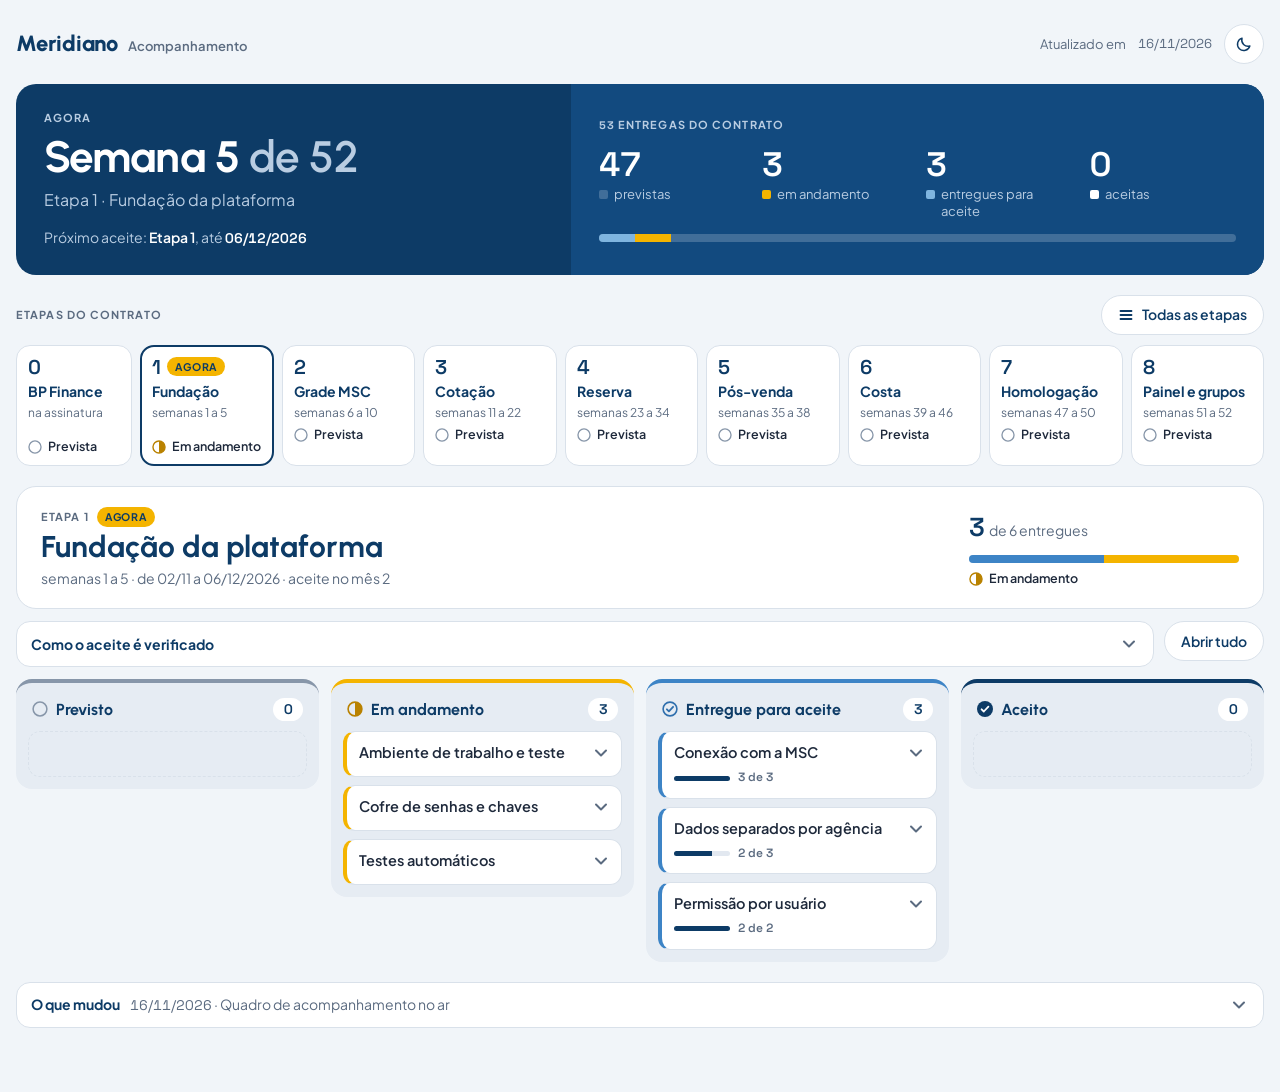
<file: quadro/index.html>
<!doctype html>
<html lang="pt-BR"><head><meta charset="utf-8"><meta name="viewport" content="width=device-width, initial-scale=1"><meta name="robots" content="noindex, nofollow"><title>Meridiano Acompanhamento</title>
<script>(function(){var r=document.documentElement;try{var q=new URLSearchParams(location.search).get("tema");if(q==="escuro"||q==="claro"){r.setAttribute("data-theme",q==="escuro"?"dark":"light");return}var s=localStorage.getItem("quadro-tema");if(s==="dark"||s==="light")r.setAttribute("data-theme",s)}catch(x){}})();</script>
<link rel="preconnect" href="https://fonts.googleapis.com"><link rel="preconnect" href="https://fonts.gstatic.com" crossorigin>
<link rel="stylesheet" href="https://fonts.googleapis.com/css2?family=Plus+Jakarta+Sans:wght@400;500;600;700&family=Space+Grotesk:wght@500;600;700&family=Urbanist:wght@500;600;700;800&display=swap">
<style>
:root{
  --page:#F1F5F9;--card:#FFFFFF;--col:#E6ECF3;--ink:#0D3B66;--body:#1E293B;--muted:#5B6B80;--line:#D9E1EA;--track:#E2E8F0;
  --done:#0D3B66;--done-ink:#FFFFFF;--doing:#F4B400;--doing-ink:#0D3B66;--doing-line:#B98200;--todo:#8796A9;
  --ready:#3D84C6;--ready-line:#2F6FAD;
  --todo-soft:#F1F5F9;--doing-soft:#FDF3D2;--ready-soft:#E1EDF9;
  --now:#8A5F00;--halo:rgba(244,180,0,.28);
  --hero-bg:#0D3B66;--hero-2:#124A7F;--hero-ink:#FFFFFF;--hero-muted:#B9CDE2;--hero-track:rgba(255,255,255,.2);
  --hero-done:#FFFFFF;--hero-ready:#7FB5DF;--hero-doing:#F4B400;
  --display:"Urbanist","Helvetica Neue",Arial,sans-serif;
  --core:"Plus Jakarta Sans","Helvetica Neue",Arial,sans-serif;
  --numeric:"Space Grotesk","Plus Jakarta Sans",Arial,sans-serif;
  --radius:20px;
}
@media (prefers-color-scheme:dark){:root:not([data-theme="light"]){
  --page:#081523;--card:#0F2238;--col:#0B1B2E;--ink:#E8F0F9;--body:#CFDBE8;--muted:#93A7BC;--line:#1D3350;--track:#22395A;
  --done:#8EC2EA;--done-ink:#081523;--doing:#F4B400;--doing-ink:#0B1E33;--doing-line:#F4B400;--todo:#6A84A0;
  --ready:#3A72AD;--ready-line:#6FA6DB;
  --todo-soft:#132A43;--doing-soft:#3A3420;--ready-soft:#173A5E;
  --now:#F4B400;--halo:rgba(244,180,0,.22);
  --hero-bg:#0D3B66;--hero-2:#124A7F;--hero-ink:#FFFFFF;--hero-muted:#B9CDE2;--hero-track:rgba(255,255,255,.2);
  --hero-done:#FFFFFF;--hero-ready:#7FB5DF;--hero-doing:#F4B400;
  color-scheme:dark;
}}
:root[data-theme="dark"]{
  --page:#081523;--card:#0F2238;--col:#0B1B2E;--ink:#E8F0F9;--body:#CFDBE8;--muted:#93A7BC;--line:#1D3350;--track:#22395A;
  --done:#8EC2EA;--done-ink:#081523;--doing:#F4B400;--doing-ink:#0B1E33;--doing-line:#F4B400;--todo:#6A84A0;
  --ready:#3A72AD;--ready-line:#6FA6DB;
  --todo-soft:#132A43;--doing-soft:#3A3420;--ready-soft:#173A5E;
  --now:#F4B400;--halo:rgba(244,180,0,.22);
  --hero-bg:#0D3B66;--hero-2:#124A7F;--hero-ink:#FFFFFF;--hero-muted:#B9CDE2;--hero-track:rgba(255,255,255,.2);
  --hero-done:#FFFFFF;--hero-ready:#7FB5DF;--hero-doing:#F4B400;
  color-scheme:dark;
}
*{box-sizing:border-box}
html{-webkit-text-size-adjust:100%}
body{margin:0;background:var(--page);color:var(--body);font-family:var(--core);font-size:15px;line-height:1.45}
h1,h2,p,ul,ol{margin:0;padding:0}
ul,ol{list-style:none}
[hidden]{display:none!important}
.num{font-family:var(--numeric);font-variant-numeric:tabular-nums}
.sr{position:absolute;width:1px;height:1px;overflow:hidden;clip-path:inset(50%);white-space:nowrap}
:focus-visible{outline:2px solid var(--ink);outline-offset:3px;border-radius:8px}

.pg{max-width:var(--largura,1080px);margin:0 auto;padding-block:24px 64px;
  padding-left:max(16px,env(safe-area-inset-left,0px));padding-right:max(16px,env(safe-area-inset-right,0px));
  display:flex;flex-direction:column;gap:20px}

.topo{display:flex;justify-content:space-between;align-items:center;gap:8px 16px;flex-wrap:wrap}
.marca{display:flex;align-items:baseline;gap:10px;flex-wrap:wrap}
.marca b{font-family:var(--display);font-weight:800;font-size:22px;color:var(--ink);letter-spacing:-.01em}
.marca span,.quando{font-size:13px;color:var(--muted)}
.marca span{font-weight:600}
.quando{display:flex;align-items:center;gap:12px}
.tema{width:36px;height:36px;border-radius:50%;border:1px solid var(--line);background:var(--card);color:var(--ink);display:grid;place-items:center;cursor:pointer;padding:0}
.tema:hover{border-color:var(--muted)}
.tema svg{width:18px;height:18px;fill:none;stroke:currentColor;stroke-width:1.6;stroke-linecap:round;stroke-linejoin:round}
.tema[data-atual="escuro"] .t-lua,.tema:not([data-atual="escuro"]) .t-sol{display:none}
.rot{font-size:11px;letter-spacing:.1em;text-transform:uppercase;font-weight:700}

/* Destaque: a semana de agora e o projeto inteiro */
.hero{display:grid;grid-template-columns:1fr 1.25fr;background:var(--hero-bg);color:var(--hero-ink);border-radius:var(--radius);overflow:hidden}
.h-agora,.h-geral{padding:26px 28px;display:flex;flex-direction:column;gap:8px;min-width:0;justify-content:center}
.h-geral{background:var(--hero-2);gap:14px}
.hero .rot{color:var(--hero-muted)}
h1{font-family:var(--display);font-weight:700;font-size:clamp(30px,4.4vw,44px);line-height:1.05;letter-spacing:-.02em;color:var(--hero-ink)}
h1 span{color:var(--hero-muted);font-weight:600}
.h-linha{color:var(--hero-muted);font-size:16px}
.numeros{display:grid;grid-template-columns:repeat(4,minmax(0,1fr));gap:10px 18px}
.numeros li{display:flex;flex-direction:column;gap:4px;min-width:0}
.numeros b{font-size:34px;line-height:1;font-weight:600;color:var(--hero-ink)}
.numeros span{font-size:13px;color:var(--hero-muted);display:flex;align-items:flex-start;gap:6px;line-height:1.3}
.q{width:9px;height:9px;border-radius:2px;flex:none;margin-top:4px;background:var(--hero-track)}
.q-aceito{background:var(--hero-done)}.q-pronto{background:var(--hero-ready)}.q-andando{background:var(--hero-doing)}

.barra{display:flex;height:8px;border-radius:999px;background:var(--track);overflow:hidden;min-width:60px}
.b-aceito{background:var(--done)}
.b-pronto{background:var(--ready)}
.b-andando{background:var(--doing)}
.b-hero{background:var(--hero-track);width:100%}
.b-hero .b-aceito{background:var(--hero-done)}
.b-hero .b-pronto{background:var(--hero-ready)}
.b-hero .b-andando{background:var(--hero-doing)}

/* Régua de 52 semanas */
.cx{background:var(--card);border:1px solid var(--line);border-radius:var(--radius)}
.regua-cx{padding:18px 22px 14px;display:flex;flex-direction:column;gap:6px}
.r-tit{color:var(--muted)}
.regua{position:relative;padding-top:30px}
.r-etapas{display:grid;grid-template-columns:repeat(52,minmax(0,1fr));gap:3px;height:30px}
.r-etapas li{background:var(--track);border-radius:7px;display:grid;place-items:center;min-width:0;color:var(--ink);font-size:13px;font-weight:600}
.r-etapas li.r-antes{background:var(--done);color:var(--done-ink)}
.r-etapas li.r-agora{background:var(--doing);color:var(--doing-ink);box-shadow:0 0 0 4px var(--halo)}
.r-marca{position:absolute;top:0;height:30px;width:0;border-left:2px solid var(--ink);z-index:1}
.r-marca::after{content:"";position:absolute;bottom:-1px;left:-6px;border:5px solid transparent;border-top:6px solid var(--ink);border-bottom:0}
.r-rot{position:absolute;top:0;left:0;transform:translateX(-50%);white-space:nowrap;font-size:12px;font-weight:600;color:var(--card);background:var(--ink);padding:2px 9px;border-radius:999px}
.r-ini .r-rot{transform:translateX(-2px)}
.r-fim .r-rot{transform:translateX(calc(-100% + 2px))}
.r-escala{position:relative;height:18px;font-size:12px;color:var(--muted)}
.r-escala span{position:absolute;top:2px;transform:translateX(-50%)}
.r-escala span:first-child{transform:none;left:0!important}
.r-escala span:last-child{transform:none;left:auto!important;right:0}

/* Legenda e ícones dos quatro estados */
.legenda{display:flex;flex-wrap:wrap;gap:8px 20px;font-size:13px;color:var(--muted)}
.legenda span{display:inline-flex;align-items:center;gap:7px}
.ic{width:16px;height:16px;flex:none}
.ic-afazer circle{fill:none;stroke:var(--todo);stroke-width:1.5}
.ic-andando circle{fill:none;stroke:var(--doing-line);stroke-width:1.6}
.ic-andando path{fill:var(--doing-line)}
.ic-pronto circle{fill:none;stroke:var(--ready-line);stroke-width:1.6}
.ic-pronto path{fill:none;stroke:var(--ready-line);stroke-width:1.8;stroke-linecap:round;stroke-linejoin:round}
.ic-aceito circle{fill:var(--done)}
.ic-aceito path{fill:none;stroke:var(--done-ink);stroke-width:1.8;stroke-linecap:round;stroke-linejoin:round}

@media (max-width:860px){
  .hero{grid-template-columns:1fr}
}
@media (max-width:560px){
  .h-agora,.h-geral{padding:20px}
  .numeros{grid-template-columns:repeat(2,minmax(0,1fr))}
  .numeros b{font-size:30px}
  .regua-cx{padding:16px 16px 12px}
  .r-etapas{gap:2px}
  .r-etapas li{font-size:11px;border-radius:5px}
}

.pg.des-d{--largura:1360px}
.des-d .tema{width:40px;height:40px}
.h-prox{margin-top:8px;font-size:14px;color:var(--hero-muted)}
.h-prox b{color:var(--hero-ink);font-weight:600}
.s-afazer{--s:var(--todo)}.s-andando{--s:var(--doing)}.s-pronto{--s:var(--ready)}.s-aceito{--s:var(--done)}
.chip-agora{font-size:10.5px;letter-spacing:.08em;text-transform:uppercase;font-weight:700;border-radius:999px;padding:2px 8px;background:var(--doing);color:var(--doing-ink);white-space:nowrap}
.est{display:inline-flex;align-items:flex-start;gap:6px;font-size:12.5px;font-weight:600;color:var(--body);line-height:1.25}
.est .ic{width:14px;height:14px;margin-top:1px}

/* Trilha das etapas */
.trilha-cx{display:flex;flex-direction:column;gap:10px;min-width:0}
.tr-cab{display:flex;align-items:center;justify-content:space-between;gap:10px;flex-wrap:wrap}
.tr-cab .rot{color:var(--muted)}
.btn{font:inherit;font-size:14px;font-weight:600;color:var(--ink);background:var(--card);border:1px solid var(--line);border-radius:999px;padding:8px 16px;min-height:40px;display:inline-flex;align-items:center;gap:8px;cursor:pointer}
.btn:hover{border-color:var(--muted)}
.btn[aria-pressed="true"]{background:var(--ink);color:var(--card);border-color:var(--ink)}
.btn svg{width:16px;height:16px;fill:none;stroke:currentColor;stroke-width:1.8;stroke-linecap:round;stroke-linejoin:round}
.trilha{position:relative;display:grid;grid-template-columns:116px repeat(8,minmax(0,1fr));gap:8px;padding:4px;margin:-4px}
.tb{font:inherit;text-align:left;color:var(--body);background:var(--card);border:1px solid var(--line);border-radius:14px;padding:10px 11px 11px;display:flex;flex-direction:column;gap:5px;cursor:pointer;min-width:0;min-height:44px}
.tb:hover{border-color:var(--muted)}
.tb.tb-agora{border-color:var(--doing)}
.tb[aria-pressed="true"]{border:2px solid var(--ink);padding:9px 10px 10px;background:var(--card)}
.tb-l1{display:flex;align-items:center;justify-content:space-between;gap:6px;min-height:22px}
.tb-n{font-family:var(--numeric);font-size:20px;font-weight:600;color:var(--ink);line-height:1}
.tb-nome{font-weight:700;color:var(--ink);font-size:14px;line-height:1.2}
.tb-sem{font-size:12px;color:var(--muted)}
.tb .barra{height:5px;min-width:0;margin-top:2px}

/* Painel da etapa escolhida */
.painel{display:flex;flex-direction:column;gap:12px;min-width:0}
.p-cab{display:grid;grid-template-columns:minmax(0,1fr) 270px;gap:14px 28px;align-items:center;background:var(--card);border:1px solid var(--line);border-radius:var(--radius);padding:20px 24px}
.p-rot{display:flex;align-items:center;gap:8px;color:var(--muted)}
.p-cab h2{font-family:var(--display);font-size:clamp(22px,2.6vw,30px);font-weight:700;color:var(--ink);line-height:1.15;margin-top:3px}
.p-meta{font-size:14px;color:var(--muted);margin-top:4px}
.p-prog{display:flex;flex-direction:column;gap:8px}
.p-conta{font-size:14px;color:var(--muted)}
.p-conta b{font-family:var(--numeric);font-size:26px;font-weight:600;color:var(--ink);margin-right:2px}
.p-prog .barra{height:8px}
.p-ferr{display:flex;align-items:flex-start;gap:10px}
.crit{flex:1;min-width:0;background:var(--card);border:1px solid var(--line);border-radius:14px}
.crit summary,.novidades summary{list-style:none;cursor:pointer;display:flex;align-items:center;gap:10px;min-height:44px;padding:8px 14px;font-size:14px;border-radius:13px}
.crit summary::-webkit-details-marker,.novidades summary::-webkit-details-marker{display:none}
.crit summary{font-weight:700;color:var(--ink)}
.crit-conta{color:var(--muted);font-weight:500}
.seta-d{width:20px;height:20px;flex:none;margin-left:auto;fill:none;stroke:var(--muted);stroke-width:2;stroke-linecap:round;stroke-linejoin:round;transition:transform .2s}
details[open] > summary .seta-d{transform:rotate(180deg)}
.crit ul{padding:2px 14px 14px;display:flex;flex-direction:column;gap:9px}
.crit li{display:grid;grid-template-columns:16px minmax(0,1fr) auto;gap:10px;align-items:start;font-size:14px;color:var(--body)}
.crit li .ic{margin-top:2px}
.crit-p{font-size:12px;font-weight:700;color:var(--muted);white-space:nowrap}
.crit .c-sim .crit-p{color:var(--ink)}

/* Kanban da etapa */
.kanban{display:grid;grid-template-columns:repeat(4,minmax(0,1fr));gap:12px;align-items:start}
.kcol{background:var(--col);border-radius:16px;padding:12px;display:flex;flex-direction:column;gap:8px;min-width:0;border-top:4px solid var(--s)}
.kcol h3{display:flex;align-items:center;gap:8px;font-family:var(--display);font-size:16px;font-weight:700;color:var(--ink);margin:0;padding:2px 4px;min-height:28px}
.k-cont{margin-left:auto;font-size:14px;font-weight:600;color:var(--ink);background:var(--card);border-radius:999px;min-width:30px;padding:1px 9px;text-align:center}
.kcards{display:flex;flex-direction:column;gap:8px}
.kd{background:var(--card);border:1px solid var(--line);border-left:4px solid var(--s);border-radius:12px;min-width:0}
.kd-bt{font:inherit;color:inherit;background:none;border:0;width:100%;text-align:left;display:grid;grid-template-columns:minmax(0,1fr) 20px;gap:6px 8px;align-items:start;padding:11px 10px 11px 12px;min-height:44px;cursor:pointer;border-radius:10px}
.kd-nome{font-size:14.5px;font-weight:600;color:var(--body);line-height:1.3}
.kd-prog{grid-column:1;display:flex;align-items:center;gap:8px;font-size:12px;color:var(--muted);font-weight:600}
.kd-barra{width:56px;height:5px;border-radius:999px;background:var(--track);overflow:hidden;flex:none;display:block}
.kd-barra span{display:block;height:100%;background:var(--done)}
.kd-seta{grid-column:2;grid-row:1;width:20px;height:20px;fill:none;stroke:var(--muted);stroke-width:2;stroke-linecap:round;stroke-linejoin:round;transition:transform .2s}
.kd.aberto .kd-seta{transform:rotate(180deg)}
.kd-det{display:grid;grid-template-rows:0fr;visibility:hidden;transition:grid-template-rows .2s ease,visibility 0s linear .2s}
.kd.aberto .kd-det{grid-template-rows:1fr;visibility:visible;transition:grid-template-rows .2s ease,visibility 0s}
.kd-in{overflow:hidden;min-height:0}
.kd-res{font-size:13.5px;color:var(--body);padding:0 12px 9px;line-height:1.4;border-top:1px solid var(--line);padding-top:9px;margin:0 0 0}
.kd-pts{padding:0 12px 12px;display:flex;flex-direction:column;gap:6px}
.kd-pts li{display:flex;align-items:flex-start;gap:8px;font-size:13px;color:var(--body);line-height:1.35}
.kd-pts li.p-nao{color:var(--muted)}
.ic-pt{width:15px;height:15px;flex:none;margin-top:1px}
.pt-sim circle{fill:var(--done)}
.pt-sim path{fill:none;stroke:var(--done-ink);stroke-width:1.8;stroke-linecap:round;stroke-linejoin:round}
.pt-nao circle{fill:none;stroke:var(--todo);stroke-width:1.5;stroke-dasharray:2.6 2}
.vazio-d{font-size:13px;color:var(--muted);padding:12px;text-align:center;border:1px dashed var(--line);border-radius:12px}

/* Visão geral */
.g-cab{display:flex;align-items:baseline;gap:10px;color:var(--muted)}
.g-lista{display:flex;flex-direction:column;gap:8px}
.g-linha{display:grid;grid-template-columns:40px minmax(0,1fr) 210px 150px;align-items:center;gap:10px 18px;background:var(--card);border:1px solid var(--line);border-radius:16px;padding:12px 16px;color:inherit;text-decoration:none;min-height:56px}
.g-linha:hover{border-color:var(--muted)}
.g-linha.g-agora{border:2px solid var(--doing);padding:11px 15px}
.bola{width:40px;height:40px;border-radius:50%;display:grid;place-items:center;background:var(--track);color:var(--ink);font-weight:600;font-size:16px}
.g-agora .bola{background:var(--doing);color:var(--doing-ink)}
.g-texto{display:flex;flex-direction:column;min-width:0}
.g-nome{font-family:var(--display);font-size:17px;font-weight:700;color:var(--ink);line-height:1.25;display:flex;gap:8px;align-items:center;flex-wrap:wrap}
.g-meta{font-size:13px;color:var(--muted)}
.g-conta{display:flex;flex-direction:column;gap:6px;min-width:0}
.mini{display:flex;gap:12px;font-size:13px;font-weight:600;color:var(--body)}
.mini span{display:inline-flex;align-items:center;gap:5px}
.mini .ic{width:14px;height:14px}

/* O que mudou */
.novidades{background:var(--card);border:1px solid var(--line);border-radius:14px}
.novidades summary{color:var(--muted);flex-wrap:wrap}
.novidades summary b{color:var(--ink)}
.novidades ul{padding:2px 14px 14px;display:flex;flex-direction:column;gap:6px;font-size:14px}
.novidades li{display:flex;gap:12px}
.novidades li .num{color:var(--muted)}

@media (max-width:1100px){
  .trilha{display:flex;overflow-x:auto;scroll-snap-type:x mandatory;scrollbar-width:none;padding:4px 4px 8px}
  .trilha::-webkit-scrollbar{display:none}
  .tb{flex:0 0 150px;scroll-snap-align:center}
  .tb.tb-zero{flex-basis:124px}
}
@media (max-width:900px){
  .kanban{grid-template-columns:repeat(2,minmax(0,1fr))}
  .p-cab{grid-template-columns:1fr}
  .g-linha{grid-template-columns:40px minmax(0,1fr) 180px}
  .g-linha .est{grid-column:2}
}
@media (max-width:640px){
  .kanban{display:flex;flex-direction:column}
  .kcol.c-aceito{order:1}.kcol.c-pronto{order:2}.kcol.c-andando{order:3}.kcol.c-afazer{order:4}
  .kcol.vazia{display:none}
  .p-cab{padding:18px}
  .p-ferr{flex-direction:column;align-items:stretch}
  .abrir-tudo{align-self:flex-end}
  .g-linha{grid-template-columns:40px minmax(0,1fr)}
  .g-conta,.g-linha .est{grid-column:2}
}
@media (prefers-reduced-motion:reduce){
  .kd-det,.kd.aberto .kd-det,.kd-seta,.seta-d{transition:none}
}

.s-previsto{--s:var(--todo)}.s-entregue{--s:var(--ready)}
.d-paineis{display:contents}
.vazio-mudo{min-height:46px}
.kd-simples{cursor:default;grid-template-columns:minmax(0,1fr)}
.kd-simples .est{color:var(--muted)}
.crit li.c-so{grid-template-columns:minmax(0,1fr)}
.pt-neutro circle{fill:var(--todo)}
.faixa-interna{position:sticky;top:0;z-index:5;margin:0;padding:7px 16px;text-align:center;font-size:12.5px;font-weight:700;letter-spacing:.02em;
  background:var(--doing-soft);color:var(--body);border-bottom:1px solid var(--doing-line)}
@media (max-width:640px){
  .kcol.kc3{order:1}.kcol.kc2{order:2}.kcol.kc1{order:3}.kcol.kc0{order:4}
}
</style></head><body>
<div class="pg des-d">
<header class="topo"><p class="marca"><b>Meridiano</b><span>Acompanhamento</span></p><p class="quando">Atualizado em <span class="num">16/11/2026</span><button type="button" class="tema" id="tema" aria-label="Trocar o tema"><svg class="t-lua" viewBox="0 0 20 20" aria-hidden="true"><path d="M16.5 12.2A7 7 0 0 1 7.8 3.5a7 7 0 1 0 8.7 8.7z"/></svg><svg class="t-sol" viewBox="0 0 20 20" aria-hidden="true"><circle cx="10" cy="10" r="3.6"/><path d="M10 2v2.2M10 15.8V18M2 10h2.2M15.8 10H18M4.3 4.3l1.6 1.6M14.1 14.1l1.6 1.6M4.3 15.7l1.6-1.6M14.1 5.9l1.6-1.6"/></svg></button></p></header>
<section class="hero" id="d-hero" aria-label="Resumo"><div class="h-agora"><p class="rot">Agora</p><h1>Semana 3 <span>de 52</span></h1><p class="h-linha">Etapa 1 · Fundação da plataforma</p><p class="h-prox">Próximo aceite: <b>Etapa 1</b>, até <b class="num">06/12/2026</b></p></div><div class="h-geral"><p class="rot"><span class="num">53</span> entregas do contrato</p><ul class="numeros"><li><b class="num">47</b><span><i class="q q-afazer" aria-hidden="true"></i>previstas</span></li><li><b class="num">5</b><span><i class="q q-andando" aria-hidden="true"></i>em andamento</span></li><li><b class="num">1</b><span><i class="q q-pronto" aria-hidden="true"></i>entregues para aceite</span></li><li><b class="num">0</b><span><i class="q q-aceito" aria-hidden="true"></i>aceitas</span></li></ul><span class="barra b-hero" role="img" aria-label="1 entregues para aceite, 5 em andamento, 47 previstas, de 53"><span class="b-aceito" style="width:0.00%"></span><span class="b-pronto" style="width:1.89%"></span><span class="b-andando" style="width:9.43%"></span></span></div></section>
<section class="trilha-cx" aria-label="Etapas do contrato"><div class="tr-cab"><p class="rot">Etapas do contrato</p><button type="button" class="btn" data-alvo="geral" aria-pressed="false"><svg viewBox="0 0 16 16" aria-hidden="true"><path d="M2.5 4h11M2.5 8h11M2.5 12h11"/></svg>Todas as etapas</button></div><div class="trilha" id="d-trilha" role="group" aria-label="Escolher a etapa"><button type="button" class="tb tb-zero" data-alvo="0" aria-pressed="false"><span class="tb-l1"><span class="tb-n"><span class="sr">Etapa </span>0</span><span class="chip-agora" hidden>Agora</span></span><span class="tb-nome">BP Finance</span><span class="tb-sem">na assinatura</span><span class="barra" role="img" aria-label="1 previstas, de 1"><span class="b-aceito" style="width:0.00%"></span><span class="b-pronto" style="width:0.00%"></span><span class="b-andando" style="width:0.00%"></span></span><span class="est"><svg class="ic ic-afazer" viewBox="0 0 16 16" aria-hidden="true"><circle cx="8" cy="8" r="6.9"/></svg>Prevista</span></button><button type="button" class="tb tb-agora" data-alvo="1" aria-pressed="true"><span class="tb-l1"><span class="tb-n"><span class="sr">Etapa </span>1</span><span class="chip-agora">Agora</span></span><span class="tb-nome">Fundação</span><span class="tb-sem">semanas 1 a 5</span><span class="barra" role="img" aria-label="1 entregues para aceite, 5 em andamento, de 6"><span class="b-aceito" style="width:0.00%"></span><span class="b-pronto" style="width:16.67%"></span><span class="b-andando" style="width:83.33%"></span></span><span class="est"><svg class="ic ic-andando" viewBox="0 0 16 16" aria-hidden="true"><circle cx="8" cy="8" r="6.9"/><path d="M8 1.1a6.9 6.9 0 0 1 0 13.8z"/></svg>Em andamento</span></button><button type="button" class="tb" data-alvo="2" aria-pressed="false"><span class="tb-l1"><span class="tb-n"><span class="sr">Etapa </span>2</span><span class="chip-agora" hidden>Agora</span></span><span class="tb-nome">Grade MSC</span><span class="tb-sem">semanas 6 a 10</span><span class="est"><svg class="ic ic-afazer" viewBox="0 0 16 16" aria-hidden="true"><circle cx="8" cy="8" r="6.9"/></svg>Prevista</span></button><button type="button" class="tb" data-alvo="3" aria-pressed="false"><span class="tb-l1"><span class="tb-n"><span class="sr">Etapa </span>3</span><span class="chip-agora" hidden>Agora</span></span><span class="tb-nome">Cotação</span><span class="tb-sem">semanas 11 a 22</span><span class="est"><svg class="ic ic-afazer" viewBox="0 0 16 16" aria-hidden="true"><circle cx="8" cy="8" r="6.9"/></svg>Prevista</span></button><button type="button" class="tb" data-alvo="4" aria-pressed="false"><span class="tb-l1"><span class="tb-n"><span class="sr">Etapa </span>4</span><span class="chip-agora" hidden>Agora</span></span><span class="tb-nome">Reserva</span><span class="tb-sem">semanas 23 a 34</span><span class="est"><svg class="ic ic-afazer" viewBox="0 0 16 16" aria-hidden="true"><circle cx="8" cy="8" r="6.9"/></svg>Prevista</span></button><button type="button" class="tb" data-alvo="5" aria-pressed="false"><span class="tb-l1"><span class="tb-n"><span class="sr">Etapa </span>5</span><span class="chip-agora" hidden>Agora</span></span><span class="tb-nome">Pós-venda</span><span class="tb-sem">semanas 35 a 38</span><span class="est"><svg class="ic ic-afazer" viewBox="0 0 16 16" aria-hidden="true"><circle cx="8" cy="8" r="6.9"/></svg>Prevista</span></button><button type="button" class="tb" data-alvo="6" aria-pressed="false"><span class="tb-l1"><span class="tb-n"><span class="sr">Etapa </span>6</span><span class="chip-agora" hidden>Agora</span></span><span class="tb-nome">Costa</span><span class="tb-sem">semanas 39 a 46</span><span class="est"><svg class="ic ic-afazer" viewBox="0 0 16 16" aria-hidden="true"><circle cx="8" cy="8" r="6.9"/></svg>Prevista</span></button><button type="button" class="tb" data-alvo="7" aria-pressed="false"><span class="tb-l1"><span class="tb-n"><span class="sr">Etapa </span>7</span><span class="chip-agora" hidden>Agora</span></span><span class="tb-nome">Homologação</span><span class="tb-sem">semanas 47 a 50</span><span class="est"><svg class="ic ic-afazer" viewBox="0 0 16 16" aria-hidden="true"><circle cx="8" cy="8" r="6.9"/></svg>Prevista</span></button><button type="button" class="tb" data-alvo="8" aria-pressed="false"><span class="tb-l1"><span class="tb-n"><span class="sr">Etapa </span>8</span><span class="chip-agora" hidden>Agora</span></span><span class="tb-nome">Painel e grupos</span><span class="tb-sem">semanas 51 a 52</span><span class="est"><svg class="ic ic-afazer" viewBox="0 0 16 16" aria-hidden="true"><circle cx="8" cy="8" r="6.9"/></svg>Prevista</span></button></div></section>
<div class="d-paineis" id="d-paineis"><section class="painel" data-painel="0" id="painel-0" aria-labelledby="pt-0" hidden><header class="p-cab"><div><p class="p-rot rot">Etapa 0<span class="chip-agora" hidden>Agora</span></p><h2 id="pt-0" tabindex="-1">BP Finance</h2><p class="p-meta">na assinatura</p></div><div class="p-prog"><span class="barra" role="img" aria-label="1 previstas, de 1"><span class="b-aceito" style="width:0.00%"></span><span class="b-pronto" style="width:0.00%"></span><span class="b-andando" style="width:0.00%"></span></span><span class="est"><svg class="ic ic-afazer" viewBox="0 0 16 16" aria-hidden="true"><circle cx="8" cy="8" r="6.9"/></svg>Prevista</span></div></header><div class="p-ferr"><details class="crit"><summary>Como o aceite é verificado <svg class="seta-d" viewBox="0 0 20 20" aria-hidden="true"><path d="M5 7.5l5 5 5-5"/></svg></summary><ul><li class="c-so"><span>Acesso ao módulo financeiro e à sua documentação</span></li></ul></details><button type="button" class="btn abrir-tudo">Abrir tudo</button></div><div class="kanban"><section class="kcol c-afazer s-afazer kc0" aria-label="Previsto, 1"><h3><svg class="ic ic-afazer" viewBox="0 0 16 16" aria-hidden="true"><circle cx="8" cy="8" r="6.9"/></svg>Previsto<span class="k-cont num" aria-hidden="true">1</span></h3><ul class="kcards"><li class="kd s-afazer"><button type="button" class="kd-bt" aria-expanded="false" aria-controls="kd-0-0"><span class="kd-nome">Acesso ao módulo financeiro</span><svg class="kd-seta" viewBox="0 0 20 20" aria-hidden="true"><path d="M5 7.5l5 5 5-5"/></svg></button><div class="kd-det" id="kd-0-0"><div class="kd-in"><p class="kd-res">O módulo financeiro da BP aberto para consulta, com a documentação dele.</p><ul class="kd-pts"><li class="p-neutro"><svg class="ic-pt pt-neutro" viewBox="0 0 16 16" aria-hidden="true"><circle cx="8" cy="8" r="2.6"/></svg><span>Acesso ao módulo liberado</span></li><li class="p-neutro"><svg class="ic-pt pt-neutro" viewBox="0 0 16 16" aria-hidden="true"><circle cx="8" cy="8" r="2.6"/></svg><span>Documentação do módulo entregue</span></li></ul></div></div></li></ul></section><section class="kcol c-andando s-andando kc1 vazia" aria-label="Em andamento, 0"><h3><svg class="ic ic-andando" viewBox="0 0 16 16" aria-hidden="true"><circle cx="8" cy="8" r="6.9"/><path d="M8 1.1a6.9 6.9 0 0 1 0 13.8z"/></svg>Em andamento<span class="k-cont num" aria-hidden="true">0</span></h3><p class="vazio-d vazio-mudo" aria-hidden="true"></p></section><section class="kcol c-pronto s-pronto kc2 vazia" aria-label="Entregue para aceite, 0"><h3><svg class="ic ic-pronto" viewBox="0 0 16 16" aria-hidden="true"><circle cx="8" cy="8" r="6.9"/><path d="M4.9 8.3l2 2 4.2-4.5"/></svg>Entregue para aceite<span class="k-cont num" aria-hidden="true">0</span></h3><p class="vazio-d vazio-mudo" aria-hidden="true"></p></section><section class="kcol c-aceito s-aceito kc3 vazia" aria-label="Aceito, 0"><h3><svg class="ic ic-aceito" viewBox="0 0 16 16" aria-hidden="true"><circle cx="8" cy="8" r="8"/><path d="M4.6 8.3l2.2 2.2 4.6-4.9"/></svg>Aceito<span class="k-cont num" aria-hidden="true">0</span></h3><p class="vazio-d vazio-mudo" aria-hidden="true"></p></section></div></section><section class="painel" data-painel="1" id="painel-1" aria-labelledby="pt-1"><header class="p-cab"><div><p class="p-rot rot">Etapa 1<span class="chip-agora">Agora</span></p><h2 id="pt-1" tabindex="-1">Fundação da plataforma</h2><p class="p-meta">semanas 1 a 5 · de 02/11 a 06/12/2026 · aceite no mês 2</p></div><div class="p-prog"><p class="p-conta"><b>1</b> de 6 entregues</p><span class="barra" role="img" aria-label="1 entregues para aceite, 5 em andamento, de 6"><span class="b-aceito" style="width:0.00%"></span><span class="b-pronto" style="width:16.67%"></span><span class="b-andando" style="width:83.33%"></span></span><span class="est"><svg class="ic ic-andando" viewBox="0 0 16 16" aria-hidden="true"><circle cx="8" cy="8" r="6.9"/><path d="M8 1.1a6.9 6.9 0 0 1 0 13.8z"/></svg>Em andamento</span></div></header><div class="p-ferr"><details class="crit"><summary>Como o aceite é verificado <svg class="seta-d" viewBox="0 0 20 20" aria-hidden="true"><path d="M5 7.5l5 5 5-5"/></svg></summary><ul><li class="c-so"><span>Chamada de autenticação à MSC respondendo</span></li><li class="c-so"><span>Teste automático que tenta ler dado de outra agência e falha</span></li><li class="c-so"><span>Usuário sem permissão barrado em recurso restrito</span></li></ul></details><button type="button" class="btn abrir-tudo">Abrir tudo</button></div><div class="kanban"><section class="kcol c-afazer s-afazer kc0 vazia" aria-label="Previsto, 0"><h3><svg class="ic ic-afazer" viewBox="0 0 16 16" aria-hidden="true"><circle cx="8" cy="8" r="6.9"/></svg>Previsto<span class="k-cont num" aria-hidden="true">0</span></h3><p class="vazio-d vazio-mudo" aria-hidden="true"></p></section><section class="kcol c-andando s-andando kc1" aria-label="Em andamento, 5"><h3><svg class="ic ic-andando" viewBox="0 0 16 16" aria-hidden="true"><circle cx="8" cy="8" r="6.9"/><path d="M8 1.1a6.9 6.9 0 0 1 0 13.8z"/></svg>Em andamento<span class="k-cont num" aria-hidden="true">5</span></h3><ul class="kcards"><li class="kd s-andando"><button type="button" class="kd-bt" aria-expanded="false" aria-controls="kd-1-0"><span class="kd-nome">Ambiente de trabalho e teste</span><svg class="kd-seta" viewBox="0 0 20 20" aria-hidden="true"><path d="M5 7.5l5 5 5-5"/></svg></button><div class="kd-det" id="kd-1-0"><div class="kd-in"><p class="kd-res">Lugar onde o sistema roda para construir e para conferir antes de usar.</p><ul class="kd-pts"><li class="p-neutro"><svg class="ic-pt pt-neutro" viewBox="0 0 16 16" aria-hidden="true"><circle cx="8" cy="8" r="2.6"/></svg><span>Ambiente de desenvolvimento funcionando</span></li><li class="p-neutro"><svg class="ic-pt pt-neutro" viewBox="0 0 16 16" aria-hidden="true"><circle cx="8" cy="8" r="2.6"/></svg><span>Hospedagem escolhida</span></li><li class="p-neutro"><svg class="ic-pt pt-neutro" viewBox="0 0 16 16" aria-hidden="true"><circle cx="8" cy="8" r="2.6"/></svg><span>Ambiente de homologação no ar</span></li></ul></div></div></li><li class="kd s-andando"><button type="button" class="kd-bt" aria-expanded="false" aria-controls="kd-1-2"><span class="kd-nome">Dados separados por agência</span><svg class="kd-seta" viewBox="0 0 20 20" aria-hidden="true"><path d="M5 7.5l5 5 5-5"/></svg></button><div class="kd-det" id="kd-1-2"><div class="kd-in"><p class="kd-res">Cada empresa só enxerga os próprios dados, nunca os de outra.</p><ul class="kd-pts"><li class="p-neutro"><svg class="ic-pt pt-neutro" viewBox="0 0 16 16" aria-hidden="true"><circle cx="8" cy="8" r="2.6"/></svg><span>Separação entre empresas clientes</span></li><li class="p-neutro"><svg class="ic-pt pt-neutro" viewBox="0 0 16 16" aria-hidden="true"><circle cx="8" cy="8" r="2.6"/></svg><span>Teste que tenta ler outra empresa</span></li><li class="p-neutro"><svg class="ic-pt pt-neutro" viewBox="0 0 16 16" aria-hidden="true"><circle cx="8" cy="8" r="2.6"/></svg><span>Separação entre agências da rede</span></li></ul></div></div></li><li class="kd s-andando"><button type="button" class="kd-bt" aria-expanded="false" aria-controls="kd-1-3"><span class="kd-nome">Permissão por usuário</span><svg class="kd-seta" viewBox="0 0 20 20" aria-hidden="true"><path d="M5 7.5l5 5 5-5"/></svg></button><div class="kd-det" id="kd-1-3"><div class="kd-in"><p class="kd-res">Cada pessoa só usa as funções que o papel dela permite.</p><ul class="kd-pts"><li class="p-neutro"><svg class="ic-pt pt-neutro" viewBox="0 0 16 16" aria-hidden="true"><circle cx="8" cy="8" r="2.6"/></svg><span>Papéis com permissões diferentes</span></li><li class="p-neutro"><svg class="ic-pt pt-neutro" viewBox="0 0 16 16" aria-hidden="true"><circle cx="8" cy="8" r="2.6"/></svg><span>Usuário sem permissão barrado</span></li></ul></div></div></li><li class="kd s-andando"><button type="button" class="kd-bt" aria-expanded="false" aria-controls="kd-1-4"><span class="kd-nome">Cofre de senhas e chaves</span><svg class="kd-seta" viewBox="0 0 20 20" aria-hidden="true"><path d="M5 7.5l5 5 5-5"/></svg></button><div class="kd-det" id="kd-1-4"><div class="kd-in"><p class="kd-res">Senhas e chaves do sistema guardadas num lugar protegido e trocadas com segurança.</p><ul class="kd-pts"><li class="p-neutro"><svg class="ic-pt pt-neutro" viewBox="0 0 16 16" aria-hidden="true"><circle cx="8" cy="8" r="2.6"/></svg><span>Senhas protegidas dentro do sistema</span></li><li class="p-neutro"><svg class="ic-pt pt-neutro" viewBox="0 0 16 16" aria-hidden="true"><circle cx="8" cy="8" r="2.6"/></svg><span>Cofre gerenciado escolhido</span></li><li class="p-neutro"><svg class="ic-pt pt-neutro" viewBox="0 0 16 16" aria-hidden="true"><circle cx="8" cy="8" r="2.6"/></svg><span>Troca periódica das chaves</span></li></ul></div></div></li><li class="kd s-andando"><button type="button" class="kd-bt" aria-expanded="false" aria-controls="kd-1-5"><span class="kd-nome">Testes automáticos</span><svg class="kd-seta" viewBox="0 0 20 20" aria-hidden="true"><path d="M5 7.5l5 5 5-5"/></svg></button><div class="kd-det" id="kd-1-5"><div class="kd-in"><p class="kd-res">Toda mudança passa por uma bateria de testes antes de entrar.</p><ul class="kd-pts"><li class="p-neutro"><svg class="ic-pt pt-neutro" viewBox="0 0 16 16" aria-hidden="true"><circle cx="8" cy="8" r="2.6"/></svg><span>Esteira com 22 conferências</span></li><li class="p-neutro"><svg class="ic-pt pt-neutro" viewBox="0 0 16 16" aria-hidden="true"><circle cx="8" cy="8" r="2.6"/></svg><span>Rodada diária aprovada</span></li><li class="p-neutro"><svg class="ic-pt pt-neutro" viewBox="0 0 16 16" aria-hidden="true"><circle cx="8" cy="8" r="2.6"/></svg><span>Teste das telas na esteira</span></li></ul></div></div></li></ul></section><section class="kcol c-pronto s-pronto kc2" aria-label="Entregue para aceite, 1"><h3><svg class="ic ic-pronto" viewBox="0 0 16 16" aria-hidden="true"><circle cx="8" cy="8" r="6.9"/><path d="M4.9 8.3l2 2 4.2-4.5"/></svg>Entregue para aceite<span class="k-cont num" aria-hidden="true">1</span></h3><ul class="kcards"><li class="kd s-pronto"><button type="button" class="kd-bt" aria-expanded="false" aria-controls="kd-1-1"><span class="kd-nome">Conexão com a MSC</span><span class="kd-prog"><span class="kd-barra"><span style="width:100%"></span></span><span class="num">3 de 3</span><span class="sr"> pontos feitos</span></span><svg class="kd-seta" viewBox="0 0 20 20" aria-hidden="true"><path d="M5 7.5l5 5 5-5"/></svg></button><div class="kd-det" id="kd-1-1"><div class="kd-in"><p class="kd-res">O sistema conversa com a MSC pelos canais oficiais dela.</p><ul class="kd-pts"><li class="p-sim"><svg class="ic-pt pt-sim" viewBox="0 0 16 16" aria-hidden="true"><circle cx="8" cy="8" r="7.5"/><path d="M4.7 8.2l2.1 2.1 4.4-4.6"/></svg><span>Login na MSC respondendo<span class="sr">, feito</span></span></li><li class="p-sim"><svg class="ic-pt pt-sim" viewBox="0 0 16 16" aria-hidden="true"><circle cx="8" cy="8" r="7.5"/><path d="M4.7 8.2l2.1 2.1 4.4-4.6"/></svg><span>Contratos técnicos oficiais lidos<span class="sr">, feito</span></span></li><li class="p-sim"><svg class="ic-pt pt-sim" viewBox="0 0 16 16" aria-hidden="true"><circle cx="8" cy="8" r="7.5"/><path d="M4.7 8.2l2.1 2.1 4.4-4.6"/></svg><span>Busca, bloqueio e reserva testados<span class="sr">, feito</span></span></li></ul></div></div></li></ul></section><section class="kcol c-aceito s-aceito kc3 vazia" aria-label="Aceito, 0"><h3><svg class="ic ic-aceito" viewBox="0 0 16 16" aria-hidden="true"><circle cx="8" cy="8" r="8"/><path d="M4.6 8.3l2.2 2.2 4.6-4.9"/></svg>Aceito<span class="k-cont num" aria-hidden="true">0</span></h3><p class="vazio-d vazio-mudo" aria-hidden="true"></p></section></div></section><section class="painel" data-painel="2" id="painel-2" aria-labelledby="pt-2" hidden><header class="p-cab"><div><p class="p-rot rot">Etapa 2<span class="chip-agora" hidden>Agora</span></p><h2 id="pt-2" tabindex="-1">Grade de preços MSC</h2><p class="p-meta">Prevista para as semanas 6 a 10 · de 07/12/2026 a 10/01/2027 · aceite no mês 3</p></div><div class="p-prog"><span class="est"><svg class="ic ic-afazer" viewBox="0 0 16 16" aria-hidden="true"><circle cx="8" cy="8" r="6.9"/></svg>Prevista</span></div></header><div class="p-ferr"><details class="crit"><summary>Como o aceite é verificado <svg class="seta-d" viewBox="0 0 20 20" aria-hidden="true"><path d="M5 7.5l5 5 5-5"/></svg></summary><ul><li class="c-so"><span>Busca por destino e mês responde em menos de 1 segundo</span></li><li class="c-so"><span>Preço da grade confere com o preço ao vivo da Companhia em amostra de 20 saídas</span></li><li class="c-so"><span>Catálogo atualizado nas últimas 24 horas</span></li></ul></details></div><div class="kanban"><section class="kcol c-afazer s-afazer kc0" aria-label="Previsto, 4"><h3><svg class="ic ic-afazer" viewBox="0 0 16 16" aria-hidden="true"><circle cx="8" cy="8" r="6.9"/></svg>Previsto<span class="k-cont num" aria-hidden="true">4</span></h3><ul class="kcards"><li class="kd s-afazer"><div class="kd-bt kd-simples"><span class="kd-nome">Catálogo atualizado sozinho</span><span class="est"><svg class="ic ic-afazer" viewBox="0 0 16 16" aria-hidden="true"><circle cx="8" cy="8" r="6.9"/></svg>Previsto</span></div></li><li class="kd s-afazer"><div class="kd-bt kd-simples"><span class="kd-nome">Busca própria de cruzeiros</span><span class="est"><svg class="ic ic-afazer" viewBox="0 0 16 16" aria-hidden="true"><circle cx="8" cy="8" r="6.9"/></svg>Previsto</span></div></li><li class="kd s-afazer"><div class="kd-bt kd-simples"><span class="kd-nome">Preço ao vivo por cabine</span><span class="est"><svg class="ic ic-afazer" viewBox="0 0 16 16" aria-hidden="true"><circle cx="8" cy="8" r="6.9"/></svg>Previsto</span></div></li><li class="kd s-afazer"><div class="kd-bt kd-simples"><span class="kd-nome">Início do histórico de preço</span><span class="est"><svg class="ic ic-afazer" viewBox="0 0 16 16" aria-hidden="true"><circle cx="8" cy="8" r="6.9"/></svg>Previsto</span></div></li></ul></section><section class="kcol c-andando s-andando kc1 vazia" aria-label="Em andamento, 0"><h3><svg class="ic ic-andando" viewBox="0 0 16 16" aria-hidden="true"><circle cx="8" cy="8" r="6.9"/><path d="M8 1.1a6.9 6.9 0 0 1 0 13.8z"/></svg>Em andamento<span class="k-cont num" aria-hidden="true">0</span></h3><p class="vazio-d vazio-mudo" aria-hidden="true"></p></section><section class="kcol c-pronto s-pronto kc2 vazia" aria-label="Entregue para aceite, 0"><h3><svg class="ic ic-pronto" viewBox="0 0 16 16" aria-hidden="true"><circle cx="8" cy="8" r="6.9"/><path d="M4.9 8.3l2 2 4.2-4.5"/></svg>Entregue para aceite<span class="k-cont num" aria-hidden="true">0</span></h3><p class="vazio-d vazio-mudo" aria-hidden="true"></p></section><section class="kcol c-aceito s-aceito kc3 vazia" aria-label="Aceito, 0"><h3><svg class="ic ic-aceito" viewBox="0 0 16 16" aria-hidden="true"><circle cx="8" cy="8" r="8"/><path d="M4.6 8.3l2.2 2.2 4.6-4.9"/></svg>Aceito<span class="k-cont num" aria-hidden="true">0</span></h3><p class="vazio-d vazio-mudo" aria-hidden="true"></p></section></div></section><section class="painel" data-painel="3" id="painel-3" aria-labelledby="pt-3" hidden><header class="p-cab"><div><p class="p-rot rot">Etapa 3<span class="chip-agora" hidden>Agora</span></p><h2 id="pt-3" tabindex="-1">Cotação, cabine e contrato</h2><p class="p-meta">Prevista para as semanas 11 a 22 · de 11/01 a 04/04/2027 · aceite no mês 6</p></div><div class="p-prog"><span class="est"><svg class="ic ic-afazer" viewBox="0 0 16 16" aria-hidden="true"><circle cx="8" cy="8" r="6.9"/></svg>Prevista</span></div></header><div class="p-ferr"><details class="crit"><summary>Como o aceite é verificado <svg class="seta-d" viewBox="0 0 20 20" aria-hidden="true"><path d="M5 7.5l5 5 5-5"/></svg></summary><ul><li class="c-so"><span>Cotação aceita pela MSC em ambiente de teste</span></li><li class="c-so"><span>Documento gerado com a marca de duas agências diferentes</span></li><li class="c-so"><span>Contrato assinado uma vez com registro de data, hora e origem</span></li></ul></details></div><div class="kanban"><section class="kcol c-afazer s-afazer kc0" aria-label="Previsto, 9"><h3><svg class="ic ic-afazer" viewBox="0 0 16 16" aria-hidden="true"><circle cx="8" cy="8" r="6.9"/></svg>Previsto<span class="k-cont num" aria-hidden="true">9</span></h3><ul class="kcards"><li class="kd s-afazer"><div class="kd-bt kd-simples"><span class="kd-nome">Cabine disponível ao vivo</span><span class="est"><svg class="ic ic-afazer" viewBox="0 0 16 16" aria-hidden="true"><circle cx="8" cy="8" r="6.9"/></svg>Previsto</span></div></li><li class="kd s-afazer"><div class="kd-bt kd-simples"><span class="kd-nome">Mapa dos decks</span><span class="est"><svg class="ic ic-afazer" viewBox="0 0 16 16" aria-hidden="true"><circle cx="8" cy="8" r="6.9"/></svg>Previsto</span></div></li><li class="kd s-afazer"><div class="kd-bt kd-simples"><span class="kd-nome">Filtros de cabine</span><span class="est"><svg class="ic ic-afazer" viewBox="0 0 16 16" aria-hidden="true"><circle cx="8" cy="8" r="6.9"/></svg>Previsto</span></div></li><li class="kd s-afazer"><div class="kd-bt kd-simples"><span class="kd-nome">Itens obrigatórios montados</span><span class="est"><svg class="ic ic-afazer" viewBox="0 0 16 16" aria-hidden="true"><circle cx="8" cy="8" r="6.9"/></svg>Previsto</span></div></li><li class="kd s-afazer"><div class="kd-bt kd-simples"><span class="kd-nome">Cotação enviada à companhia</span><span class="est"><svg class="ic ic-afazer" viewBox="0 0 16 16" aria-hidden="true"><circle cx="8" cy="8" r="6.9"/></svg>Previsto</span></div></li><li class="kd s-afazer"><div class="kd-bt kd-simples"><span class="kd-nome">Cotação com marca da agência</span><span class="est"><svg class="ic ic-afazer" viewBox="0 0 16 16" aria-hidden="true"><circle cx="8" cy="8" r="6.9"/></svg>Previsto</span></div></li><li class="kd s-afazer"><div class="kd-bt kd-simples"><span class="kd-nome">Link público da cotação</span><span class="est"><svg class="ic ic-afazer" viewBox="0 0 16 16" aria-hidden="true"><circle cx="8" cy="8" r="6.9"/></svg>Previsto</span></div></li><li class="kd s-afazer"><div class="kd-bt kd-simples"><span class="kd-nome">Envio por WhatsApp</span><span class="est"><svg class="ic ic-afazer" viewBox="0 0 16 16" aria-hidden="true"><circle cx="8" cy="8" r="6.9"/></svg>Previsto</span></div></li><li class="kd s-afazer"><div class="kd-bt kd-simples"><span class="kd-nome">Contrato com assinatura única</span><span class="est"><svg class="ic ic-afazer" viewBox="0 0 16 16" aria-hidden="true"><circle cx="8" cy="8" r="6.9"/></svg>Previsto</span></div></li></ul></section><section class="kcol c-andando s-andando kc1 vazia" aria-label="Em andamento, 0"><h3><svg class="ic ic-andando" viewBox="0 0 16 16" aria-hidden="true"><circle cx="8" cy="8" r="6.9"/><path d="M8 1.1a6.9 6.9 0 0 1 0 13.8z"/></svg>Em andamento<span class="k-cont num" aria-hidden="true">0</span></h3><p class="vazio-d vazio-mudo" aria-hidden="true"></p></section><section class="kcol c-pronto s-pronto kc2 vazia" aria-label="Entregue para aceite, 0"><h3><svg class="ic ic-pronto" viewBox="0 0 16 16" aria-hidden="true"><circle cx="8" cy="8" r="6.9"/><path d="M4.9 8.3l2 2 4.2-4.5"/></svg>Entregue para aceite<span class="k-cont num" aria-hidden="true">0</span></h3><p class="vazio-d vazio-mudo" aria-hidden="true"></p></section><section class="kcol c-aceito s-aceito kc3 vazia" aria-label="Aceito, 0"><h3><svg class="ic ic-aceito" viewBox="0 0 16 16" aria-hidden="true"><circle cx="8" cy="8" r="8"/><path d="M4.6 8.3l2.2 2.2 4.6-4.9"/></svg>Aceito<span class="k-cont num" aria-hidden="true">0</span></h3><p class="vazio-d vazio-mudo" aria-hidden="true"></p></section></div></section><section class="painel" data-painel="4" id="painel-4" aria-labelledby="pt-4" hidden><header class="p-cab"><div><p class="p-rot rot">Etapa 4<span class="chip-agora" hidden>Agora</span></p><h2 id="pt-4" tabindex="-1">Reserva e pagamento</h2><p class="p-meta">Prevista para as semanas 23 a 34 · de 05/04 a 27/06/2027 · aceite no mês 9</p></div><div class="p-prog"><span class="est"><svg class="ic ic-afazer" viewBox="0 0 16 16" aria-hidden="true"><circle cx="8" cy="8" r="6.9"/></svg>Prevista</span></div></header><div class="p-ferr"><details class="crit"><summary>Como o aceite é verificado <svg class="seta-d" viewBox="0 0 20 20" aria-hidden="true"><path d="M5 7.5l5 5 5-5"/></svg></summary><ul><li class="c-so"><span>Reserva de teste confirmada na MSC com número de reserva da Companhia</span></li><li class="c-so"><span>Pagamento de teste conciliado com a reserva</span></li><li class="c-so"><span>Cancelamento de reserva de teste refletido na Companhia</span></li></ul></details></div><div class="kanban"><section class="kcol c-afazer s-afazer kc0" aria-label="Previsto, 8"><h3><svg class="ic ic-afazer" viewBox="0 0 16 16" aria-hidden="true"><circle cx="8" cy="8" r="6.9"/></svg>Previsto<span class="k-cont num" aria-hidden="true">8</span></h3><ul class="kcards"><li class="kd s-afazer"><div class="kd-bt kd-simples"><span class="kd-nome">Reserva confirmada na companhia</span><span class="est"><svg class="ic ic-afazer" viewBox="0 0 16 16" aria-hidden="true"><circle cx="8" cy="8" r="6.9"/></svg>Previsto</span></div></li><li class="kd s-afazer"><div class="kd-bt kd-simples"><span class="kd-nome">Prazo de opção da reserva</span><span class="est"><svg class="ic ic-afazer" viewBox="0 0 16 16" aria-hidden="true"><circle cx="8" cy="8" r="6.9"/></svg>Previsto</span></div></li><li class="kd s-afazer"><div class="kd-bt kd-simples"><span class="kd-nome">Cadastro de passageiro validado</span><span class="est"><svg class="ic ic-afazer" viewBox="0 0 16 16" aria-hidden="true"><circle cx="8" cy="8" r="6.9"/></svg>Previsto</span></div></li><li class="kd s-afazer"><div class="kd-bt kd-simples"><span class="kd-nome">Cartão e parcelamento</span><span class="est"><svg class="ic ic-afazer" viewBox="0 0 16 16" aria-hidden="true"><circle cx="8" cy="8" r="6.9"/></svg>Previsto</span></div></li><li class="kd s-afazer"><div class="kd-bt kd-simples"><span class="kd-nome">PIX automático</span><span class="est"><svg class="ic ic-afazer" viewBox="0 0 16 16" aria-hidden="true"><circle cx="8" cy="8" r="6.9"/></svg>Previsto</span></div></li><li class="kd s-afazer"><div class="kd-bt kd-simples"><span class="kd-nome">Link de pagamento por pagador</span><span class="est"><svg class="ic ic-afazer" viewBox="0 0 16 16" aria-hidden="true"><circle cx="8" cy="8" r="6.9"/></svg>Previsto</span></div></li><li class="kd s-afazer"><div class="kd-bt kd-simples"><span class="kd-nome">Linha do tempo da reserva</span><span class="est"><svg class="ic ic-afazer" viewBox="0 0 16 16" aria-hidden="true"><circle cx="8" cy="8" r="6.9"/></svg>Previsto</span></div></li><li class="kd s-afazer"><div class="kd-bt kd-simples"><span class="kd-nome">Escolha do processador de pagamento</span><span class="est"><svg class="ic ic-afazer" viewBox="0 0 16 16" aria-hidden="true"><circle cx="8" cy="8" r="6.9"/></svg>Previsto</span></div></li></ul></section><section class="kcol c-andando s-andando kc1 vazia" aria-label="Em andamento, 0"><h3><svg class="ic ic-andando" viewBox="0 0 16 16" aria-hidden="true"><circle cx="8" cy="8" r="6.9"/><path d="M8 1.1a6.9 6.9 0 0 1 0 13.8z"/></svg>Em andamento<span class="k-cont num" aria-hidden="true">0</span></h3><p class="vazio-d vazio-mudo" aria-hidden="true"></p></section><section class="kcol c-pronto s-pronto kc2 vazia" aria-label="Entregue para aceite, 0"><h3><svg class="ic ic-pronto" viewBox="0 0 16 16" aria-hidden="true"><circle cx="8" cy="8" r="6.9"/><path d="M4.9 8.3l2 2 4.2-4.5"/></svg>Entregue para aceite<span class="k-cont num" aria-hidden="true">0</span></h3><p class="vazio-d vazio-mudo" aria-hidden="true"></p></section><section class="kcol c-aceito s-aceito kc3 vazia" aria-label="Aceito, 0"><h3><svg class="ic ic-aceito" viewBox="0 0 16 16" aria-hidden="true"><circle cx="8" cy="8" r="8"/><path d="M4.6 8.3l2.2 2.2 4.6-4.9"/></svg>Aceito<span class="k-cont num" aria-hidden="true">0</span></h3><p class="vazio-d vazio-mudo" aria-hidden="true"></p></section></div></section><section class="painel" data-painel="5" id="painel-5" aria-labelledby="pt-5" hidden><header class="p-cab"><div><p class="p-rot rot">Etapa 5<span class="chip-agora" hidden>Agora</span></p><h2 id="pt-5" tabindex="-1">Pós-venda e financeiro</h2><p class="p-meta">Prevista para as semanas 35 a 38 · de 28/06 a 25/07/2027 · aceite no mês 10</p></div><div class="p-prog"><span class="est"><svg class="ic ic-afazer" viewBox="0 0 16 16" aria-hidden="true"><circle cx="8" cy="8" r="6.9"/></svg>Prevista</span></div></header><div class="p-ferr"><details class="crit"><summary>Como o aceite é verificado <svg class="seta-d" viewBox="0 0 20 20" aria-hidden="true"><path d="M5 7.5l5 5 5-5"/></svg></summary><ul><li class="c-so"><span>Venda de teste aparece no BP Finance sem digitação</span></li><li class="c-so"><span>Divergência simulada entre reserva e Companhia é apontada pela conferência</span></li></ul></details></div><div class="kanban"><section class="kcol c-afazer s-afazer kc0" aria-label="Previsto, 6"><h3><svg class="ic ic-afazer" viewBox="0 0 16 16" aria-hidden="true"><circle cx="8" cy="8" r="6.9"/></svg>Previsto<span class="k-cont num" aria-hidden="true">6</span></h3><ul class="kcards"><li class="kd s-afazer"><div class="kd-bt kd-simples"><span class="kd-nome">Alteração de reserva</span><span class="est"><svg class="ic ic-afazer" viewBox="0 0 16 16" aria-hidden="true"><circle cx="8" cy="8" r="6.9"/></svg>Previsto</span></div></li><li class="kd s-afazer"><div class="kd-bt kd-simples"><span class="kd-nome">Cancelamento com multa</span><span class="est"><svg class="ic ic-afazer" viewBox="0 0 16 16" aria-hidden="true"><circle cx="8" cy="8" r="6.9"/></svg>Previsto</span></div></li><li class="kd s-afazer"><div class="kd-bt kd-simples"><span class="kd-nome">Adicionais da viagem</span><span class="est"><svg class="ic ic-afazer" viewBox="0 0 16 16" aria-hidden="true"><circle cx="8" cy="8" r="6.9"/></svg>Previsto</span></div></li><li class="kd s-afazer"><div class="kd-bt kd-simples"><span class="kd-nome">Conferência automática com a companhia</span><span class="est"><svg class="ic ic-afazer" viewBox="0 0 16 16" aria-hidden="true"><circle cx="8" cy="8" r="6.9"/></svg>Previsto</span></div></li><li class="kd s-afazer"><div class="kd-bt kd-simples"><span class="kd-nome">Ligação com o BP Finance</span><span class="est"><svg class="ic ic-afazer" viewBox="0 0 16 16" aria-hidden="true"><circle cx="8" cy="8" r="6.9"/></svg>Previsto</span></div></li><li class="kd s-afazer"><div class="kd-bt kd-simples"><span class="kd-nome">Comissão lida da companhia</span><span class="est"><svg class="ic ic-afazer" viewBox="0 0 16 16" aria-hidden="true"><circle cx="8" cy="8" r="6.9"/></svg>Previsto</span></div></li></ul></section><section class="kcol c-andando s-andando kc1 vazia" aria-label="Em andamento, 0"><h3><svg class="ic ic-andando" viewBox="0 0 16 16" aria-hidden="true"><circle cx="8" cy="8" r="6.9"/><path d="M8 1.1a6.9 6.9 0 0 1 0 13.8z"/></svg>Em andamento<span class="k-cont num" aria-hidden="true">0</span></h3><p class="vazio-d vazio-mudo" aria-hidden="true"></p></section><section class="kcol c-pronto s-pronto kc2 vazia" aria-label="Entregue para aceite, 0"><h3><svg class="ic ic-pronto" viewBox="0 0 16 16" aria-hidden="true"><circle cx="8" cy="8" r="6.9"/><path d="M4.9 8.3l2 2 4.2-4.5"/></svg>Entregue para aceite<span class="k-cont num" aria-hidden="true">0</span></h3><p class="vazio-d vazio-mudo" aria-hidden="true"></p></section><section class="kcol c-aceito s-aceito kc3 vazia" aria-label="Aceito, 0"><h3><svg class="ic ic-aceito" viewBox="0 0 16 16" aria-hidden="true"><circle cx="8" cy="8" r="8"/><path d="M4.6 8.3l2.2 2.2 4.6-4.9"/></svg>Aceito<span class="k-cont num" aria-hidden="true">0</span></h3><p class="vazio-d vazio-mudo" aria-hidden="true"></p></section></div></section><section class="painel" data-painel="6" id="painel-6" aria-labelledby="pt-6" hidden><header class="p-cab"><div><p class="p-rot rot">Etapa 6<span class="chip-agora" hidden>Agora</span></p><h2 id="pt-6" tabindex="-1">Integração Costa</h2><p class="p-meta">Prevista para as semanas 39 a 46 · de 26/07 a 19/09/2027 · aceite no mês 11</p></div><div class="p-prog"><span class="est"><svg class="ic ic-afazer" viewBox="0 0 16 16" aria-hidden="true"><circle cx="8" cy="8" r="6.9"/></svg>Prevista</span></div></header><div class="p-ferr"><details class="crit"><summary>Como o aceite é verificado <svg class="seta-d" viewBox="0 0 20 20" aria-hidden="true"><path d="M5 7.5l5 5 5-5"/></svg></summary><ul><li class="c-so"><span>Os mesmos critérios das etapas 2, 3 e 4, aplicados à Costa em ambiente de teste</span></li></ul></details></div><div class="kanban"><section class="kcol c-afazer s-afazer kc0" aria-label="Previsto, 7"><h3><svg class="ic ic-afazer" viewBox="0 0 16 16" aria-hidden="true"><circle cx="8" cy="8" r="6.9"/></svg>Previsto<span class="k-cont num" aria-hidden="true">7</span></h3><ul class="kcards"><li class="kd s-afazer"><div class="kd-bt kd-simples"><span class="kd-nome">Conexão com a Costa</span><span class="est"><svg class="ic ic-afazer" viewBox="0 0 16 16" aria-hidden="true"><circle cx="8" cy="8" r="6.9"/></svg>Previsto</span></div></li><li class="kd s-afazer"><div class="kd-bt kd-simples"><span class="kd-nome">Catálogo e tarifas da Costa</span><span class="est"><svg class="ic ic-afazer" viewBox="0 0 16 16" aria-hidden="true"><circle cx="8" cy="8" r="6.9"/></svg>Previsto</span></div></li><li class="kd s-afazer"><div class="kd-bt kd-simples"><span class="kd-nome">Grade de preços da Costa</span><span class="est"><svg class="ic ic-afazer" viewBox="0 0 16 16" aria-hidden="true"><circle cx="8" cy="8" r="6.9"/></svg>Previsto</span></div></li><li class="kd s-afazer"><div class="kd-bt kd-simples"><span class="kd-nome">Cotação na Costa</span><span class="est"><svg class="ic ic-afazer" viewBox="0 0 16 16" aria-hidden="true"><circle cx="8" cy="8" r="6.9"/></svg>Previsto</span></div></li><li class="kd s-afazer"><div class="kd-bt kd-simples"><span class="kd-nome">Itens obrigatórios da Costa</span><span class="est"><svg class="ic ic-afazer" viewBox="0 0 16 16" aria-hidden="true"><circle cx="8" cy="8" r="6.9"/></svg>Previsto</span></div></li><li class="kd s-afazer"><div class="kd-bt kd-simples"><span class="kd-nome">Reserva confirmada na Costa</span><span class="est"><svg class="ic ic-afazer" viewBox="0 0 16 16" aria-hidden="true"><circle cx="8" cy="8" r="6.9"/></svg>Previsto</span></div></li><li class="kd s-afazer"><div class="kd-bt kd-simples"><span class="kd-nome">Pagamento na Costa</span><span class="est"><svg class="ic ic-afazer" viewBox="0 0 16 16" aria-hidden="true"><circle cx="8" cy="8" r="6.9"/></svg>Previsto</span></div></li></ul></section><section class="kcol c-andando s-andando kc1 vazia" aria-label="Em andamento, 0"><h3><svg class="ic ic-andando" viewBox="0 0 16 16" aria-hidden="true"><circle cx="8" cy="8" r="6.9"/><path d="M8 1.1a6.9 6.9 0 0 1 0 13.8z"/></svg>Em andamento<span class="k-cont num" aria-hidden="true">0</span></h3><p class="vazio-d vazio-mudo" aria-hidden="true"></p></section><section class="kcol c-pronto s-pronto kc2 vazia" aria-label="Entregue para aceite, 0"><h3><svg class="ic ic-pronto" viewBox="0 0 16 16" aria-hidden="true"><circle cx="8" cy="8" r="6.9"/><path d="M4.9 8.3l2 2 4.2-4.5"/></svg>Entregue para aceite<span class="k-cont num" aria-hidden="true">0</span></h3><p class="vazio-d vazio-mudo" aria-hidden="true"></p></section><section class="kcol c-aceito s-aceito kc3 vazia" aria-label="Aceito, 0"><h3><svg class="ic ic-aceito" viewBox="0 0 16 16" aria-hidden="true"><circle cx="8" cy="8" r="8"/><path d="M4.6 8.3l2.2 2.2 4.6-4.9"/></svg>Aceito<span class="k-cont num" aria-hidden="true">0</span></h3><p class="vazio-d vazio-mudo" aria-hidden="true"></p></section></div></section><section class="painel" data-painel="7" id="painel-7" aria-labelledby="pt-7" hidden><header class="p-cab"><div><p class="p-rot rot">Etapa 7<span class="chip-agora" hidden>Agora</span></p><h2 id="pt-7" tabindex="-1">Homologação e virada da BP</h2><p class="p-meta">Prevista para as semanas 47 a 50 · de 20/09 a 17/10/2027 · aceite no mês 12</p></div><div class="p-prog"><span class="est"><svg class="ic ic-afazer" viewBox="0 0 16 16" aria-hidden="true"><circle cx="8" cy="8" r="6.9"/></svg>Prevista</span></div></header><div class="p-ferr"><details class="crit"><summary>Como o aceite é verificado <svg class="seta-d" viewBox="0 0 20 20" aria-hidden="true"><path d="M5 7.5l5 5 5-5"/></svg></summary><ul><li class="c-so"><span>Liberação de produção pelas Companhias</span></li><li class="c-so"><span>10 vendas reais da BP concluídas na plataforma de ponta a ponta, com pagamento e registro no BP Finance</span></li></ul></details></div><div class="kanban"><section class="kcol c-afazer s-afazer kc0" aria-label="Previsto, 5"><h3><svg class="ic ic-afazer" viewBox="0 0 16 16" aria-hidden="true"><circle cx="8" cy="8" r="6.9"/></svg>Previsto<span class="k-cont num" aria-hidden="true">5</span></h3><ul class="kcards"><li class="kd s-afazer"><div class="kd-bt kd-simples"><span class="kd-nome">Certificação na MSC</span><span class="est"><svg class="ic ic-afazer" viewBox="0 0 16 16" aria-hidden="true"><circle cx="8" cy="8" r="6.9"/></svg>Previsto</span></div></li><li class="kd s-afazer"><div class="kd-bt kd-simples"><span class="kd-nome">Certificação na Costa</span><span class="est"><svg class="ic ic-afazer" viewBox="0 0 16 16" aria-hidden="true"><circle cx="8" cy="8" r="6.9"/></svg>Previsto</span></div></li><li class="kd s-afazer"><div class="kd-bt kd-simples"><span class="kd-nome">Virada gradual da operação</span><span class="est"><svg class="ic ic-afazer" viewBox="0 0 16 16" aria-hidden="true"><circle cx="8" cy="8" r="6.9"/></svg>Previsto</span></div></li><li class="kd s-afazer"><div class="kd-bt kd-simples"><span class="kd-nome">Liberação de produção</span><span class="est"><svg class="ic ic-afazer" viewBox="0 0 16 16" aria-hidden="true"><circle cx="8" cy="8" r="6.9"/></svg>Previsto</span></div></li><li class="kd s-afazer"><div class="kd-bt kd-simples"><span class="kd-nome">10 vendas reais completas</span><span class="est"><svg class="ic ic-afazer" viewBox="0 0 16 16" aria-hidden="true"><circle cx="8" cy="8" r="6.9"/></svg>Previsto</span></div></li></ul></section><section class="kcol c-andando s-andando kc1 vazia" aria-label="Em andamento, 0"><h3><svg class="ic ic-andando" viewBox="0 0 16 16" aria-hidden="true"><circle cx="8" cy="8" r="6.9"/><path d="M8 1.1a6.9 6.9 0 0 1 0 13.8z"/></svg>Em andamento<span class="k-cont num" aria-hidden="true">0</span></h3><p class="vazio-d vazio-mudo" aria-hidden="true"></p></section><section class="kcol c-pronto s-pronto kc2 vazia" aria-label="Entregue para aceite, 0"><h3><svg class="ic ic-pronto" viewBox="0 0 16 16" aria-hidden="true"><circle cx="8" cy="8" r="6.9"/><path d="M4.9 8.3l2 2 4.2-4.5"/></svg>Entregue para aceite<span class="k-cont num" aria-hidden="true">0</span></h3><p class="vazio-d vazio-mudo" aria-hidden="true"></p></section><section class="kcol c-aceito s-aceito kc3 vazia" aria-label="Aceito, 0"><h3><svg class="ic ic-aceito" viewBox="0 0 16 16" aria-hidden="true"><circle cx="8" cy="8" r="8"/><path d="M4.6 8.3l2.2 2.2 4.6-4.9"/></svg>Aceito<span class="k-cont num" aria-hidden="true">0</span></h3><p class="vazio-d vazio-mudo" aria-hidden="true"></p></section></div></section><section class="painel" data-painel="8" id="painel-8" aria-labelledby="pt-8" hidden><header class="p-cab"><div><p class="p-rot rot">Etapa 8<span class="chip-agora" hidden>Agora</span></p><h2 id="pt-8" tabindex="-1">Painel, agências e grupos</h2><p class="p-meta">Prevista para as semanas 51 a 52 · de 18/10 a 31/10/2027 · aceite no mês 13</p></div><div class="p-prog"><span class="est"><svg class="ic ic-afazer" viewBox="0 0 16 16" aria-hidden="true"><circle cx="8" cy="8" r="6.9"/></svg>Prevista</span></div></header><div class="p-ferr"><details class="crit"><summary>Como o aceite é verificado <svg class="seta-d" viewBox="0 0 20 20" aria-hidden="true"><path d="M5 7.5l5 5 5-5"/></svg></summary><ul><li class="c-so"><span>A segunda agência entra sem trabalho de programação</span></li></ul></details></div><div class="kanban"><section class="kcol c-afazer s-afazer kc0" aria-label="Previsto, 7"><h3><svg class="ic ic-afazer" viewBox="0 0 16 16" aria-hidden="true"><circle cx="8" cy="8" r="6.9"/></svg>Previsto<span class="k-cont num" aria-hidden="true">7</span></h3><ul class="kcards"><li class="kd s-afazer"><div class="kd-bt kd-simples"><span class="kd-nome">Painel de administração</span><span class="est"><svg class="ic ic-afazer" viewBox="0 0 16 16" aria-hidden="true"><circle cx="8" cy="8" r="6.9"/></svg>Previsto</span></div></li><li class="kd s-afazer"><div class="kd-bt kd-simples"><span class="kd-nome">Cadastro de agência com marca</span><span class="est"><svg class="ic ic-afazer" viewBox="0 0 16 16" aria-hidden="true"><circle cx="8" cy="8" r="6.9"/></svg>Previsto</span></div></li><li class="kd s-afazer"><div class="kd-bt kd-simples"><span class="kd-nome">Configuração por cliente</span><span class="est"><svg class="ic ic-afazer" viewBox="0 0 16 16" aria-hidden="true"><circle cx="8" cy="8" r="6.9"/></svg>Previsto</span></div></li><li class="kd s-afazer"><div class="kd-bt kd-simples"><span class="kd-nome">Medição de uso</span><span class="est"><svg class="ic ic-afazer" viewBox="0 0 16 16" aria-hidden="true"><circle cx="8" cy="8" r="6.9"/></svg>Previsto</span></div></li><li class="kd s-afazer"><div class="kd-bt kd-simples"><span class="kd-nome">Histórico de preço ao consultor</span><span class="est"><svg class="ic ic-afazer" viewBox="0 0 16 16" aria-hidden="true"><circle cx="8" cy="8" r="6.9"/></svg>Previsto</span></div></li><li class="kd s-afazer"><div class="kd-bt kd-simples"><span class="kd-nome">Aviso de queda de preço</span><span class="est"><svg class="ic ic-afazer" viewBox="0 0 16 16" aria-hidden="true"><circle cx="8" cy="8" r="6.9"/></svg>Previsto</span></div></li><li class="kd s-afazer"><div class="kd-bt kd-simples"><span class="kd-nome">Módulo de grupos</span><span class="est"><svg class="ic ic-afazer" viewBox="0 0 16 16" aria-hidden="true"><circle cx="8" cy="8" r="6.9"/></svg>Previsto</span></div></li></ul></section><section class="kcol c-andando s-andando kc1 vazia" aria-label="Em andamento, 0"><h3><svg class="ic ic-andando" viewBox="0 0 16 16" aria-hidden="true"><circle cx="8" cy="8" r="6.9"/><path d="M8 1.1a6.9 6.9 0 0 1 0 13.8z"/></svg>Em andamento<span class="k-cont num" aria-hidden="true">0</span></h3><p class="vazio-d vazio-mudo" aria-hidden="true"></p></section><section class="kcol c-pronto s-pronto kc2 vazia" aria-label="Entregue para aceite, 0"><h3><svg class="ic ic-pronto" viewBox="0 0 16 16" aria-hidden="true"><circle cx="8" cy="8" r="6.9"/><path d="M4.9 8.3l2 2 4.2-4.5"/></svg>Entregue para aceite<span class="k-cont num" aria-hidden="true">0</span></h3><p class="vazio-d vazio-mudo" aria-hidden="true"></p></section><section class="kcol c-aceito s-aceito kc3 vazia" aria-label="Aceito, 0"><h3><svg class="ic ic-aceito" viewBox="0 0 16 16" aria-hidden="true"><circle cx="8" cy="8" r="8"/><path d="M4.6 8.3l2.2 2.2 4.6-4.9"/></svg>Aceito<span class="k-cont num" aria-hidden="true">0</span></h3><p class="vazio-d vazio-mudo" aria-hidden="true"></p></section></div></section><section class="painel" data-painel="geral" id="painel-geral" aria-labelledby="pt-geral" hidden><p class="g-cab"><span class="rot" id="pt-geral" tabindex="-1">Todas as etapas</span></p><div class="g-lista"><a class="g-linha" href="#etapa-0"><span class="bola num" aria-hidden="true">0</span><span class="g-texto"><span class="g-nome"><span class="sr">Etapa 0, </span>BP Finance<span class="chip-agora" hidden>Agora</span></span><span class="g-meta">na assinatura</span></span><span class="g-conta"><span class="mini"><span><svg class="ic ic-afazer" viewBox="0 0 16 16" aria-hidden="true"><circle cx="8" cy="8" r="6.9"/></svg><span class="num">1</span><span class="sr"> previstas</span></span></span><span class="barra" role="img" aria-label="1 previstas, de 1"><span class="b-aceito" style="width:0.00%"></span><span class="b-pronto" style="width:0.00%"></span><span class="b-andando" style="width:0.00%"></span></span></span><span class="est"><svg class="ic ic-afazer" viewBox="0 0 16 16" aria-hidden="true"><circle cx="8" cy="8" r="6.9"/></svg>Prevista</span></a><a class="g-linha g-agora" href="#etapa-1"><span class="bola num" aria-hidden="true">1</span><span class="g-texto"><span class="g-nome"><span class="sr">Etapa 1, </span>Fundação da plataforma<span class="chip-agora">Agora</span></span><span class="g-meta">semanas 1 a 5 · de 02/11 a 06/12/2026 · aceite no mês 2</span></span><span class="g-conta"><span class="mini"><span><svg class="ic ic-pronto" viewBox="0 0 16 16" aria-hidden="true"><circle cx="8" cy="8" r="6.9"/><path d="M4.9 8.3l2 2 4.2-4.5"/></svg><span class="num">1</span><span class="sr"> entregues para aceite</span></span><span><svg class="ic ic-andando" viewBox="0 0 16 16" aria-hidden="true"><circle cx="8" cy="8" r="6.9"/><path d="M8 1.1a6.9 6.9 0 0 1 0 13.8z"/></svg><span class="num">5</span><span class="sr"> em andamento</span></span></span><span class="barra" role="img" aria-label="1 entregues para aceite, 5 em andamento, de 6"><span class="b-aceito" style="width:0.00%"></span><span class="b-pronto" style="width:16.67%"></span><span class="b-andando" style="width:83.33%"></span></span></span><span class="est"><svg class="ic ic-andando" viewBox="0 0 16 16" aria-hidden="true"><circle cx="8" cy="8" r="6.9"/><path d="M8 1.1a6.9 6.9 0 0 1 0 13.8z"/></svg>Em andamento</span></a><a class="g-linha" href="#etapa-2"><span class="bola num" aria-hidden="true">2</span><span class="g-texto"><span class="g-nome"><span class="sr">Etapa 2, </span>Grade de preços MSC<span class="chip-agora" hidden>Agora</span></span><span class="g-meta">Prevista para as semanas 6 a 10 · de 07/12/2026 a 10/01/2027 · aceite no mês 3</span></span><span class="g-conta"></span><span class="est"><svg class="ic ic-afazer" viewBox="0 0 16 16" aria-hidden="true"><circle cx="8" cy="8" r="6.9"/></svg>Prevista</span></a><a class="g-linha" href="#etapa-3"><span class="bola num" aria-hidden="true">3</span><span class="g-texto"><span class="g-nome"><span class="sr">Etapa 3, </span>Cotação, cabine e contrato<span class="chip-agora" hidden>Agora</span></span><span class="g-meta">Prevista para as semanas 11 a 22 · de 11/01 a 04/04/2027 · aceite no mês 6</span></span><span class="g-conta"></span><span class="est"><svg class="ic ic-afazer" viewBox="0 0 16 16" aria-hidden="true"><circle cx="8" cy="8" r="6.9"/></svg>Prevista</span></a><a class="g-linha" href="#etapa-4"><span class="bola num" aria-hidden="true">4</span><span class="g-texto"><span class="g-nome"><span class="sr">Etapa 4, </span>Reserva e pagamento<span class="chip-agora" hidden>Agora</span></span><span class="g-meta">Prevista para as semanas 23 a 34 · de 05/04 a 27/06/2027 · aceite no mês 9</span></span><span class="g-conta"></span><span class="est"><svg class="ic ic-afazer" viewBox="0 0 16 16" aria-hidden="true"><circle cx="8" cy="8" r="6.9"/></svg>Prevista</span></a><a class="g-linha" href="#etapa-5"><span class="bola num" aria-hidden="true">5</span><span class="g-texto"><span class="g-nome"><span class="sr">Etapa 5, </span>Pós-venda e financeiro<span class="chip-agora" hidden>Agora</span></span><span class="g-meta">Prevista para as semanas 35 a 38 · de 28/06 a 25/07/2027 · aceite no mês 10</span></span><span class="g-conta"></span><span class="est"><svg class="ic ic-afazer" viewBox="0 0 16 16" aria-hidden="true"><circle cx="8" cy="8" r="6.9"/></svg>Prevista</span></a><a class="g-linha" href="#etapa-6"><span class="bola num" aria-hidden="true">6</span><span class="g-texto"><span class="g-nome"><span class="sr">Etapa 6, </span>Integração Costa<span class="chip-agora" hidden>Agora</span></span><span class="g-meta">Prevista para as semanas 39 a 46 · de 26/07 a 19/09/2027 · aceite no mês 11</span></span><span class="g-conta"></span><span class="est"><svg class="ic ic-afazer" viewBox="0 0 16 16" aria-hidden="true"><circle cx="8" cy="8" r="6.9"/></svg>Prevista</span></a><a class="g-linha" href="#etapa-7"><span class="bola num" aria-hidden="true">7</span><span class="g-texto"><span class="g-nome"><span class="sr">Etapa 7, </span>Homologação e virada da BP<span class="chip-agora" hidden>Agora</span></span><span class="g-meta">Prevista para as semanas 47 a 50 · de 20/09 a 17/10/2027 · aceite no mês 12</span></span><span class="g-conta"></span><span class="est"><svg class="ic ic-afazer" viewBox="0 0 16 16" aria-hidden="true"><circle cx="8" cy="8" r="6.9"/></svg>Prevista</span></a><a class="g-linha" href="#etapa-8"><span class="bola num" aria-hidden="true">8</span><span class="g-texto"><span class="g-nome"><span class="sr">Etapa 8, </span>Painel, agências e grupos<span class="chip-agora" hidden>Agora</span></span><span class="g-meta">Prevista para as semanas 51 a 52 · de 18/10 a 31/10/2027 · aceite no mês 13</span></span><span class="g-conta"></span><span class="est"><svg class="ic ic-afazer" viewBox="0 0 16 16" aria-hidden="true"><circle cx="8" cy="8" r="6.9"/></svg>Prevista</span></a></div></section></div>
<details class="novidades"><summary><b>O que mudou</b><span><span class="num">16/11/2026</span> · Quadro de acompanhamento no ar</span><svg class="seta-d" viewBox="0 0 20 20" aria-hidden="true"><path d="M5 7.5l5 5 5-5"/></svg></summary><ul><li><span class="num">16/11/2026</span><span>Quadro de acompanhamento no ar</span></li></ul></details>
</div>
<script>(function(){var r=document.documentElement,b=document.getElementById("tema");function atual(){var t=r.getAttribute("data-theme");return t==="dark"||t==="light"?t:(window.matchMedia&&matchMedia("(prefers-color-scheme: dark)").matches?"dark":"light")}function pinta(){var x=atual()==="dark";b.setAttribute("aria-label",x?"Tema escuro. Trocar para claro":"Tema claro. Trocar para escuro");b.setAttribute("data-atual",x?"escuro":"claro")}b.addEventListener("click",function(){var n=atual()==="dark"?"light":"dark";r.setAttribute("data-theme",n);try{localStorage.setItem("quadro-tema",n)}catch(x){}pinta()});pinta()})();</script>
<script>(function(){var D={"modo":"publico","base":1793577600000,"semanas":52,"liberarAte":null,"etapas":[{"n":0,"nome":"BP Finance","curto":"BP Finance","ini":0,"fim":0,"mes":0,"dados":true,"criterios":[{"texto":"Acesso ao módulo financeiro e à sua documentação","atendido":false}],"itens":[{"nome":"Acesso ao módulo financeiro","teto":"previsto","resumo":"O módulo financeiro da BP aberto para consulta, com a documentação dele.","pontos":[{"nome":"Acesso ao módulo liberado","feito":false},{"nome":"Documentação do módulo entregue","feito":false}]}]},{"n":1,"nome":"Fundação da plataforma","curto":"Fundação","ini":1,"fim":5,"mes":2,"dados":true,"criterios":[{"texto":"Chamada de autenticação à MSC respondendo","atendido":true},{"texto":"Teste automático que tenta ler dado de outra agência e falha","atendido":true},{"texto":"Usuário sem permissão barrado em recurso restrito","atendido":true}],"itens":[{"nome":"Ambiente de trabalho e teste","teto":"andando","resumo":"Lugar onde o sistema roda para construir e para conferir antes de usar.","pontos":[{"nome":"Ambiente de desenvolvimento funcionando","feito":true},{"nome":"Hospedagem escolhida","feito":false},{"nome":"Ambiente de homologação no ar","feito":false}]},{"nome":"Conexão com a MSC","teto":"entregue","resumo":"O sistema conversa com a MSC pelos canais oficiais dela.","pontos":[{"nome":"Login na MSC respondendo","feito":true},{"nome":"Contratos técnicos oficiais lidos","feito":true},{"nome":"Busca, bloqueio e reserva testados","feito":true}]},{"nome":"Dados separados por agência","teto":"entregue","resumo":"Cada empresa só enxerga os próprios dados, nunca os de outra.","pontos":[{"nome":"Separação entre empresas clientes","feito":true},{"nome":"Teste que tenta ler outra empresa","feito":true},{"nome":"Separação entre agências da rede","feito":false}]},{"nome":"Permissão por usuário","teto":"entregue","resumo":"Cada pessoa só usa as funções que o papel dela permite.","pontos":[{"nome":"Papéis com permissões diferentes","feito":true},{"nome":"Usuário sem permissão barrado","feito":true}]},{"nome":"Cofre de senhas e chaves","teto":"andando","resumo":"Senhas e chaves do sistema guardadas num lugar protegido e trocadas com segurança.","pontos":[{"nome":"Senhas protegidas dentro do sistema","feito":false},{"nome":"Cofre gerenciado escolhido","feito":false},{"nome":"Troca periódica das chaves","feito":false}]},{"nome":"Testes automáticos","teto":"entregue","resumo":"Toda mudança passa por uma bateria de testes antes de entrar.","pontos":[{"nome":"Esteira com 22 conferências","feito":true},{"nome":"Rodada diária aprovada","feito":true},{"nome":"Teste das telas na esteira","feito":false}]}]},{"n":2,"nome":"Grade de preços MSC","curto":"Grade MSC","ini":6,"fim":10,"mes":3,"dados":true,"criterios":[{"texto":"Busca por destino e mês responde em menos de 1 segundo","atendido":true},{"texto":"Preço da grade confere com o preço ao vivo da Companhia em amostra de 20 saídas","atendido":false},{"texto":"Catálogo atualizado nas últimas 24 horas","atendido":false}],"itens":[{"nome":"Catálogo atualizado sozinho","teto":"andando","resumo":"As viagens e tarifas da MSC chegam e se renovam sem ninguém mexer.","pontos":[{"nome":"Carga completa do catálogo","feito":true},{"nome":"Atualização rodando sozinha","feito":false},{"nome":"Carga pelo novo canal da MSC","feito":false}]},{"nome":"Busca própria de cruzeiros","teto":"entregue","resumo":"Busca por destino e mês, rápida, no catálogo do próprio sistema.","pontos":[{"nome":"Busca no catálogo próprio","feito":true},{"nome":"Resposta abaixo de 1 segundo","feito":true},{"nome":"Medição no servidor final","feito":false}]},{"nome":"Preço ao vivo por cabine","teto":"entregue","resumo":"Preço de cada categoria de cabine conferido na hora com a MSC.","pontos":[{"nome":"Preço ao vivo por saída","feito":true},{"nome":"Categorias de cabine em escada","feito":true},{"nome":"Conferência em 20 saídas","feito":false},{"nome":"Tela nova da grade","feito":false}]},{"nome":"Início do histórico de preço","teto":"andando","resumo":"Cada mudança de preço passa a ficar guardada para comparar depois.","pontos":[{"nome":"Registro de cada variação","feito":false},{"nome":"Coleta contínua por vários dias","feito":false}]}]},{"n":3,"nome":"Cotação, cabine e contrato","curto":"Cotação","ini":11,"fim":22,"mes":6,"dados":false,"criterios":[{"texto":"Cotação aceita pela MSC em ambiente de teste"},{"texto":"Documento gerado com a marca de duas agências diferentes"},{"texto":"Contrato assinado uma vez com registro de data, hora e origem"}],"itens":[{"nome":"Cabine disponível ao vivo","teto":"previsto"},{"nome":"Mapa dos decks","teto":"previsto"},{"nome":"Filtros de cabine","teto":"previsto"},{"nome":"Itens obrigatórios montados","teto":"previsto"},{"nome":"Cotação enviada à companhia","teto":"previsto"},{"nome":"Cotação com marca da agência","teto":"previsto"},{"nome":"Link público da cotação","teto":"previsto"},{"nome":"Envio por WhatsApp","teto":"previsto"},{"nome":"Contrato com assinatura única","teto":"previsto"}]},{"n":4,"nome":"Reserva e pagamento","curto":"Reserva","ini":23,"fim":34,"mes":9,"dados":false,"criterios":[{"texto":"Reserva de teste confirmada na MSC com número de reserva da Companhia"},{"texto":"Pagamento de teste conciliado com a reserva"},{"texto":"Cancelamento de reserva de teste refletido na Companhia"}],"itens":[{"nome":"Reserva confirmada na companhia","teto":"previsto"},{"nome":"Prazo de opção da reserva","teto":"previsto"},{"nome":"Cadastro de passageiro validado","teto":"previsto"},{"nome":"Cartão e parcelamento","teto":"previsto"},{"nome":"PIX automático","teto":"previsto"},{"nome":"Link de pagamento por pagador","teto":"previsto"},{"nome":"Linha do tempo da reserva","teto":"previsto"},{"nome":"Escolha do processador de pagamento","teto":"previsto"}]},{"n":5,"nome":"Pós-venda e financeiro","curto":"Pós-venda","ini":35,"fim":38,"mes":10,"dados":false,"criterios":[{"texto":"Venda de teste aparece no BP Finance sem digitação"},{"texto":"Divergência simulada entre reserva e Companhia é apontada pela conferência"}],"itens":[{"nome":"Alteração de reserva","teto":"previsto"},{"nome":"Cancelamento com multa","teto":"previsto"},{"nome":"Adicionais da viagem","teto":"previsto"},{"nome":"Conferência automática com a companhia","teto":"previsto"},{"nome":"Ligação com o BP Finance","teto":"previsto"},{"nome":"Comissão lida da companhia","teto":"previsto"}]},{"n":6,"nome":"Integração Costa","curto":"Costa","ini":39,"fim":46,"mes":11,"dados":false,"criterios":[{"texto":"Os mesmos critérios das etapas 2, 3 e 4, aplicados à Costa em ambiente de teste"}],"itens":[{"nome":"Conexão com a Costa","teto":"previsto"},{"nome":"Catálogo e tarifas da Costa","teto":"previsto"},{"nome":"Grade de preços da Costa","teto":"previsto"},{"nome":"Cotação na Costa","teto":"previsto"},{"nome":"Itens obrigatórios da Costa","teto":"previsto"},{"nome":"Reserva confirmada na Costa","teto":"previsto"},{"nome":"Pagamento na Costa","teto":"previsto"}]},{"n":7,"nome":"Homologação e virada da BP","curto":"Homologação","ini":47,"fim":50,"mes":12,"dados":false,"criterios":[{"texto":"Liberação de produção pelas Companhias"},{"texto":"10 vendas reais da BP concluídas na plataforma de ponta a ponta, com pagamento e registro no BP Finance"}],"itens":[{"nome":"Certificação na MSC","teto":"previsto"},{"nome":"Certificação na Costa","teto":"previsto"},{"nome":"Virada gradual da operação","teto":"previsto"},{"nome":"Liberação de produção","teto":"previsto"},{"nome":"10 vendas reais completas","teto":"previsto"}]},{"n":8,"nome":"Painel, agências e grupos","curto":"Painel e grupos","ini":51,"fim":52,"mes":13,"dados":false,"criterios":[{"texto":"A segunda agência entra sem trabalho de programação"}],"itens":[{"nome":"Painel de administração","teto":"previsto"},{"nome":"Cadastro de agência com marca","teto":"previsto"},{"nome":"Configuração por cliente","teto":"previsto"},{"nome":"Medição de uso","teto":"previsto"},{"nome":"Histórico de preço ao consultor","teto":"previsto"},{"nome":"Aviso de queda de preço","teto":"previsto"},{"nome":"Módulo de grupos","teto":"previsto"}]}]},quadroD=function quadroD(D, S) {
  var pub = D.modo !== 'interno';
  var esc = function (s) { return String(s == null ? '' : s).replace(/&/g, '&amp;').replace(/</g, '&lt;').replace(/>/g, '&gt;').replace(/"/g, '&quot;'); };
  var IC = [
    '<svg class="ic ic-afazer" viewBox="0 0 16 16" aria-hidden="true"><circle cx="8" cy="8" r="6.9"/></svg>',
    '<svg class="ic ic-andando" viewBox="0 0 16 16" aria-hidden="true"><circle cx="8" cy="8" r="6.9"/><path d="M8 1.1a6.9 6.9 0 0 1 0 13.8z"/></svg>',
    '<svg class="ic ic-pronto" viewBox="0 0 16 16" aria-hidden="true"><circle cx="8" cy="8" r="6.9"/><path d="M4.9 8.3l2 2 4.2-4.5"/></svg>',
    '<svg class="ic ic-aceito" viewBox="0 0 16 16" aria-hidden="true"><circle cx="8" cy="8" r="8"/><path d="M4.6 8.3l2.2 2.2 4.6-4.9"/></svg>',
  ];
  var PT = {
    sim: '<svg class="ic-pt pt-sim" viewBox="0 0 16 16" aria-hidden="true"><circle cx="8" cy="8" r="7.5"/><path d="M4.7 8.2l2.1 2.1 4.4-4.6"/></svg>',
    nao: '<svg class="ic-pt pt-nao" viewBox="0 0 16 16" aria-hidden="true"><circle cx="8" cy="8" r="6.6"/></svg>',
    neutro: '<svg class="ic-pt pt-neutro" viewBox="0 0 16 16" aria-hidden="true"><circle cx="8" cy="8" r="2.6"/></svg>',
  };
  var seta = function (cl) { return '<svg class="' + cl + '" viewBox="0 0 20 20" aria-hidden="true"><path d="M5 7.5l5 5 5-5"/></svg>'; };
  var EST = pub ? ['previsto', 'andando', 'entregue', 'aceito'] : ['afazer', 'andando', 'pronto', 'aceito'];
  var NOME = pub ? ['Previsto', 'Em andamento', 'Entregue para aceite', 'Aceito'] : ['A fazer', 'Em andamento', 'Pronto para aceite', 'Aceito'];
  var PLURAL = pub ? ['previstas', 'em andamento', 'entregues para aceite', 'aceitas'] : ['a fazer', 'em andamento', 'prontos para aceite', 'aceitos'];
  var ETAPA = pub ? ['Prevista', 'Em andamento', 'Entregue para aceite', 'Aceita'] : ['A começar', 'Em andamento', 'Pronta para aceite', 'Aceita'];
  var CLASSE = ['afazer', 'andando', 'pronto', 'aceito'];
  var DIA = 864e5;
  var dois = function (n) { return (n < 10 ? '0' : '') + n; };
  var dia = function (ms) { var x = new Date(ms); return dois(x.getUTCDate()) + '/' + dois(x.getUTCMonth() + 1) + '/' + x.getUTCFullYear(); };
  var datas = function (t) {
    var a = dia(D.base + (t.ini - 1) * 7 * DIA), b = dia(D.base + (t.fim * 7 - 1) * DIA);
    return a.slice(6) === b.slice(6) ? 'de ' + a.slice(0, 5) + ' a ' + b : 'de ' + a + ' a ' + b;
  };
  var aceite = function (t) { return t.mes ? 'aceite no mês ' + t.mes : 'aceite na assinatura'; };
  var meta = function (t) { return t.ini ? 'semanas ' + t.ini + ' a ' + t.fim + ' · ' + datas(t) + ' · ' + aceite(t) : 'na assinatura'; };
  var prevista = function (t) { return t.ini ? 'Prevista para as semanas ' + t.ini + ' a ' + t.fim + ' · ' + datas(t) + ' · ' + aceite(t) : 'Prevista para a assinatura'; };

  // estado de cada item: no interno, o real; no público, o menor entre teto e calendário
  var V = D.etapas.map(function (t) {
    var segura = pub && D.liberarAte !== null && t.n > D.liberarAte;
    var aberta = !pub || (t.dados && !segura && S >= (t.ini || 1));
    var n = t.itens.length;
    var itens = t.itens.map(function (it, k) {
      var r;
      if (!pub) r = EST.indexOf(it.estado);
      else {
        var cal;
        if (!aberta) cal = 0;
        else if (!t.ini || S > t.fim) cal = 3;
        else cal = (S - t.ini) * n >= (k + 1) * (t.fim - t.ini + 1) ? 3 : 1;
        r = Math.min(EST.indexOf(it.teto), cal);
      }
      return { it: it, r: r, id: 'kd-' + t.n + '-' + k };
    });
    var c = [0, 0, 0, 0];
    itens.forEach(function (x) { c[x.r]++; });
    var e = !aberta ? 0 : c[3] === n ? 3 : c[2] + c[3] === n ? 2 : c[0] === n ? 0 : 1;
    return { t: t, aberta: aberta, itens: itens, c: c, n: n, e: e };
  });
  var agora = V[V.length - 1];
  if (S === 0) agora = V[0];
  else for (var i = 0; i < V.length; i++) { if (V[i].t.ini && V[i].t.ini <= S && S <= V[i].t.fim) { agora = V[i]; break; } }
  var prox = null;
  for (var j = 0; j < V.length; j++) { if (V[j].t.ini && V[j].e !== 3) { prox = V[j]; break; } }
  // Próximo aceite: a primeira etapa (1 a 8) ainda não aceita. Prazo ainda correndo: mostra a data.
  // Prazo passado: diz só se está aguardando aceite (tudo entregue no que a página mostra) ou em andamento.
  var proxTexto = '<b>Todas as etapas aceitas</b>';
  if (prox && S <= prox.t.fim) proxTexto = 'Próximo aceite: <b>Etapa ' + prox.t.n + '</b>, até <b class="num">' + dia(D.base + (prox.t.fim * 7 - 1) * DIA) + '</b>';
  else if (prox && prox.c[2] + prox.c[3] === prox.n) proxTexto = '<b>Etapa ' + prox.t.n + '</b>: aguardando aceite';
  else if (prox) proxTexto = '<b>Etapa ' + prox.t.n + '</b>: em andamento';

  var barra = function (c, n, classe) {
    var p = function (x) { return (n ? (100 * x) / n : 0).toFixed(2); };
    var rot = [3, 2, 1, 0].filter(function (k) { return c[k]; }).map(function (k) { return c[k] + ' ' + PLURAL[k]; }).join(', ') + ', de ' + n;
    return '<span class="barra' + (classe ? ' ' + classe : '') + '" role="img" aria-label="' + esc(rot) + '">' +
      '<span class="b-aceito" style="width:' + p(c[3]) + '%"></span><span class="b-pronto" style="width:' + p(c[2]) + '%"></span>' +
      '<span class="b-andando" style="width:' + p(c[1]) + '%"></span></span>';
  };
  var estEtapa = function (v) { return '<span class="est">' + IC[v.e] + ETAPA[v.e] + '</span>'; };
  var chip = function (v) { return '<span class="chip-agora"' + (v === agora ? '' : ' hidden') + '>Agora</span>'; };

  // topo
  var tot = [0, 0, 0, 0], total = 0;
  V.forEach(function (v) { for (var k = 0; k < 4; k++) tot[k] += v.c[k]; total += v.n; });
  var QUAD = ['q-afazer', 'q-andando', 'q-pronto', 'q-aceito'];
  var hero = '<div class="h-agora"><p class="rot">Agora</p><h1>' + (S === 0 ? 'Antes da semana 1' : 'Semana ' + S + ' <span>de ' + D.semanas + '</span>') + '</h1>' +
    '<p class="h-linha">' + (S === 0 ? 'Começa em ' + dia(D.base) + ' · ' : '') + 'Etapa ' + agora.t.n + ' · ' + esc(agora.t.nome) + '</p>' +
    '<p class="h-prox">' + proxTexto + '</p></div>' +
    '<div class="h-geral"><p class="rot">' + (pub ? '<span class="num">' + total + '</span> entregas do contrato' : 'O projeto inteiro · <span class="num">' + total + '</span> itens') + '</p>' +
    '<ul class="numeros">' + [0, 1, 2, 3].map(function (k) { return '<li><b class="num">' + tot[k] + '</b><span><i class="q ' + QUAD[k] + '" aria-hidden="true"></i>' + PLURAL[k] + '</span></li>'; }).join('') + '</ul>' +
    barra(tot, total, 'b-hero') + '</div>';

  // trilha
  var trilha = V.map(function (v) {
    var t = v.t;
    return '<button type="button" class="tb' + (t.n === 0 ? ' tb-zero' : '') + (v === agora ? ' tb-agora' : '') + '" data-alvo="' + t.n + '" aria-pressed="false">' +
      '<span class="tb-l1"><span class="tb-n"><span class="sr">Etapa </span>' + t.n + '</span>' + chip(v) + '</span>' +
      '<span class="tb-nome">' + esc(t.curto) + '</span><span class="tb-sem">' + (t.ini ? 'semanas ' + t.ini + ' a ' + t.fim : 'na assinatura') + '</span>' +
      (v.aberta ? barra(v.c, v.n) : '') + estEtapa(v) + '</button>';
  }).join('');

  // painéis
  var paineis = V.map(function (v) {
    var t = v.t, c = v.c;
    var marcaCrit = !pub || v.e >= 2;
    var crits = t.criterios || [];
    var crit = '';
    if (crits.length) {
      var at = crits.filter(function (x) { return x.atendido; }).length;
      var conta = marcaCrit && at > 0 || !pub ? '<span class="crit-conta num">' + at + ' de ' + crits.length + ' atendidos</span>' : '';
      crit = '<details class="crit"><summary>Como o aceite é verificado ' + conta + seta('seta-d') + '</summary><ul>' +
        crits.map(function (x) {
          return marcaCrit ? '<li class="' + (x.atendido ? 'c-sim' : 'c-nao') + '">' + IC[x.atendido ? 3 : 0] + '<span>' + esc(x.texto) + '</span><span class="crit-p">' + (x.atendido ? 'Atendido' : 'Pendente') + '</span></li>'
            : '<li class="c-so"><span>' + esc(x.texto) + '</span></li>';
        }).join('') + '</ul></details>';
    }
    var colunas = [0, 1, 2, 3].map(function (k) {
      var lista = v.itens.filter(function (x) { return x.r === k; });
      var cartoes = lista.map(function (x) {
        var it = x.it;
        if (!v.aberta) {
          return '<li class="kd s-' + CLASSE[k] + '"><div class="kd-bt kd-simples"><span class="kd-nome">' + esc(it.nome) + '</span><span class="est">' + IC[k] + NOME[k] + '</span></div></li>';
        }
        var pts = it.pontos || [];
        var marca = !pub || x.r >= 2;
        var feitos = pts.filter(function (p) { return p.feito; }).length;
        var prog = pts.length && marca && (!pub || feitos > 0) ? '<span class="kd-prog"><span class="kd-barra"><span style="width:' + Math.round((100 * feitos) / pts.length) + '%"></span></span><span class="num">' + feitos + ' de ' + pts.length + '</span><span class="sr"> pontos feitos</span></span>' : '';
        var det = '<div class="kd-det" id="' + x.id + '"><div class="kd-in">' + (it.resumo ? '<p class="kd-res">' + esc(it.resumo) + '</p>' : '') +
          (pts.length ? '<ul class="kd-pts">' + pts.map(function (p) {
            if (!marca) return '<li class="p-neutro">' + PT.neutro + '<span>' + esc(p.nome) + '</span></li>';
            return '<li class="' + (p.feito ? 'p-sim' : 'p-nao') + '">' + (p.feito ? PT.sim : PT.nao) + '<span>' + esc(p.nome) + '<span class="sr">, ' + (p.feito ? 'feito' : 'pendente') + '</span></span></li>';
          }).join('') + '</ul>' : '') + '</div></div>';
        var temDet = it.resumo || pts.length;
        return '<li class="kd s-' + CLASSE[k] + '">' + (temDet
          ? '<button type="button" class="kd-bt" aria-expanded="false" aria-controls="' + x.id + '"><span class="kd-nome">' + esc(it.nome) + '</span>' + prog + seta('kd-seta') + '</button>' + det
          : '<div class="kd-bt kd-simples"><span class="kd-nome">' + esc(it.nome) + '</span></div>') + '</li>';
      }).join('');
      return '<section class="kcol c-' + CLASSE[k] + ' s-' + CLASSE[k] + ' kc' + k + (lista.length ? '' : ' vazia') + '" aria-label="' + NOME[k] + ', ' + lista.length + '">' +
        '<h3>' + IC[k] + NOME[k] + '<span class="k-cont num" aria-hidden="true">' + lista.length + '</span></h3>' +
        (lista.length ? '<ul class="kcards">' + cartoes + '</ul>' : (pub ? '<p class="vazio-d vazio-mudo" aria-hidden="true"></p>' : '<p class="vazio-d">Nenhum item</p>')) + '</section>';
    }).join('');
    var prontos = c[2] + c[3];
    var prog = v.aberta
      ? '<div class="p-prog">' + (pub && prontos === 0 ? '' : '<p class="p-conta"><b>' + prontos + '</b> de ' + v.n + (pub ? ' entregues' : ' prontos') + '</p>') + barra(c, v.n) + estEtapa(v) + '</div>'
      : '<div class="p-prog">' + estEtapa(v) + '</div>';
    var temCartaoQueAbre = v.aberta && v.itens.some(function (x) { return x.it.resumo || (x.it.pontos || []).length; });
    return '<section class="painel" data-painel="' + t.n + '" id="painel-' + t.n + '" aria-labelledby="pt-' + t.n + '" hidden>' +
      '<header class="p-cab"><div><p class="p-rot rot">Etapa ' + t.n + chip(v) + '</p>' +
      '<h2 id="pt-' + t.n + '" tabindex="-1">' + esc(t.nome) + '</h2><p class="p-meta">' + (v.aberta ? meta(t) : prevista(t)) + '</p></div>' + prog + '</header>' +
      '<div class="p-ferr">' + crit + (temCartaoQueAbre ? '<button type="button" class="btn abrir-tudo">Abrir tudo</button>' : '') + '</div>' +
      '<div class="kanban">' + colunas + '</div></section>';
  }).join('');

  // visão geral
  var geral = '<section class="painel" data-painel="geral" id="painel-geral" aria-labelledby="pt-geral" hidden>' +
    '<p class="g-cab"><span class="rot" id="pt-geral" tabindex="-1">Todas as etapas</span></p><div class="g-lista">' +
    V.map(function (v) {
      var t = v.t;
      var mini = [3, 2, 1, 0].filter(function (k) { return v.c[k]; }).map(function (k) { return '<span>' + IC[k] + '<span class="num">' + v.c[k] + '</span><span class="sr"> ' + PLURAL[k] + '</span></span>'; }).join('');
      return '<a class="g-linha' + (v === agora ? ' g-agora' : '') + '" href="#etapa-' + t.n + '"><span class="bola num" aria-hidden="true">' + t.n + '</span>' +
        '<span class="g-texto"><span class="g-nome"><span class="sr">Etapa ' + t.n + ', </span>' + esc(t.nome) + chip(v) + '</span>' +
        '<span class="g-meta">' + (v.aberta ? meta(t) : prevista(t)) + '</span></span>' +
        '<span class="g-conta">' + (v.aberta ? '<span class="mini">' + mini + '</span>' + barra(v.c, v.n) : '') + '</span>' + estEtapa(v) + '</a>';
    }).join('') + '</div></section>';

  return { hero: hero, trilha: trilha, paineis: paineis + geral, agora: agora.t.n, estados: V.map(function (v) { return v.itens.map(function (x) { return x.r; }); }) };
};var h=new Date(),dias=Math.floor((Date.UTC(h.getFullYear(),h.getMonth(),h.getDate())-D.base)/864e5),S=dias<0?0:Math.min(D.semanas,Math.floor(dias/7)+1);var q=new URLSearchParams(location.search);var R=quadroD(D,S),ag=String(R.agora);if(S!==3){document.getElementById("d-hero").innerHTML=R.hero;document.getElementById("d-trilha").innerHTML=R.trilha;document.getElementById("d-paineis").innerHTML=R.paineis}var $$=function(s,r){return [].slice.call((r||document).querySelectorAll(s))};var alvos=$$("[data-alvo]"),paineis=$$("[data-painel]"),trilha=document.getElementById("d-trilha");function existe(v){return paineis.some(function(p){return p.getAttribute("data-painel")===v})}function doEndereco(){var m=location.hash.match(/^#etapa-([0-9])$/);if(m&&existe(m[1]))return m[1];if(location.hash==="#geral")return "geral";return null}function centraliza(){var b=trilha.querySelector("[aria-pressed=true]");if(b&&trilha.scrollWidth>trilha.clientWidth)trilha.scrollLeft=b.offsetLeft-(trilha.clientWidth-b.offsetWidth)/2}function escolhe(v,foco){alvos.forEach(function(b){b.setAttribute("aria-pressed",b.getAttribute("data-alvo")===v?"true":"false")});paineis.forEach(function(p){p.hidden=p.getAttribute("data-painel")!==v});centraliza();if(foco){var t=document.getElementById("pt-"+v);if(t)t.focus()}}function marca(v){var x=v==="geral"?"#geral":"#etapa-"+v;if(location.hash!==x)history.pushState(null,"",location.search+x)}alvos.forEach(function(b,i){b.addEventListener("click",function(){var v=b.getAttribute("data-alvo");escolhe(v);marca(v)});b.addEventListener("keydown",function(ev){var k=ev.key,j=-1;if(k==="ArrowRight"||k==="ArrowDown")j=(i+1)%alvos.length;else if(k==="ArrowLeft"||k==="ArrowUp")j=(i-1+alvos.length)%alvos.length;else if(k==="Home")j=0;else if(k==="End")j=alvos.length-1;if(j<0)return;ev.preventDefault();var n=alvos[j];n.focus();var v=n.getAttribute("data-alvo");escolhe(v);marca(v)})});window.addEventListener("hashchange",function(){escolhe(doEndereco()||ag,true)});window.addEventListener("popstate",function(){escolhe(doEndereco()||ag)});function rotulo(p){var bs=$$(".kd-bt[aria-expanded]",p),f=bs.some(function(b){return b.getAttribute("aria-expanded")==="false"}),t=p.querySelector(".abrir-tudo");if(t)t.textContent=f?"Abrir tudo":"Fechar tudo"}function abre(b,x){b.setAttribute("aria-expanded",x?"true":"false");b.parentNode.classList.toggle("aberto",x)}document.addEventListener("click",function(ev){var b=ev.target.closest(".kd-bt[aria-expanded]");if(b){abre(b,b.getAttribute("aria-expanded")!=="true");rotulo(b.closest(".painel"));return}var t=ev.target.closest(".abrir-tudo");if(t){var p=t.closest(".painel"),bs=$$(".kd-bt[aria-expanded]",p),f=bs.some(function(b){return b.getAttribute("aria-expanded")==="false"});bs.forEach(function(b){abre(b,f)});rotulo(p)}});if(q.get("abrir")==="1"){paineis.forEach(function(p){$$(".kcol",p).forEach(function(c){var b=c.querySelector(".kd-bt[aria-expanded]");if(b)abre(b,true)});rotulo(p)})}escolhe(doEndereco()||(q.get("visao")==="geral"?"geral":ag));window.addEventListener("resize",centraliza)})();</script>
</body></html>
</file>
